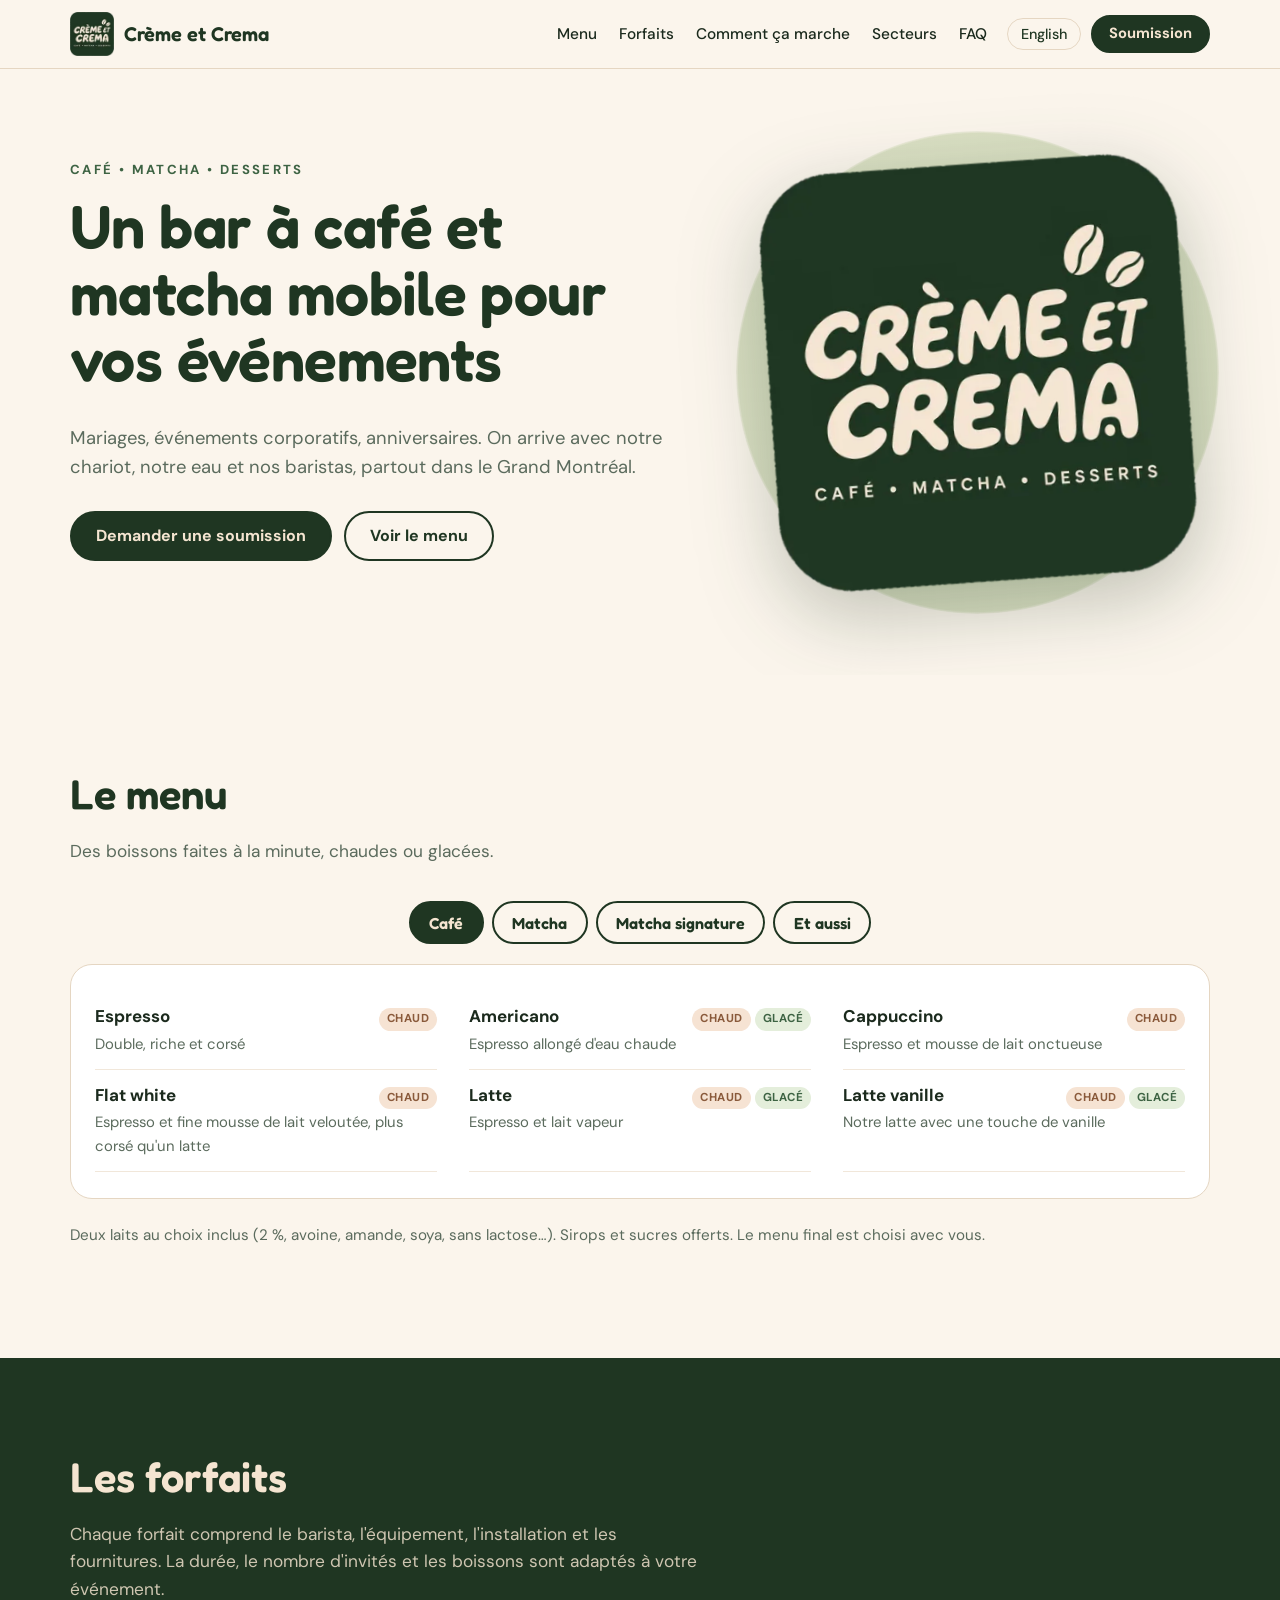
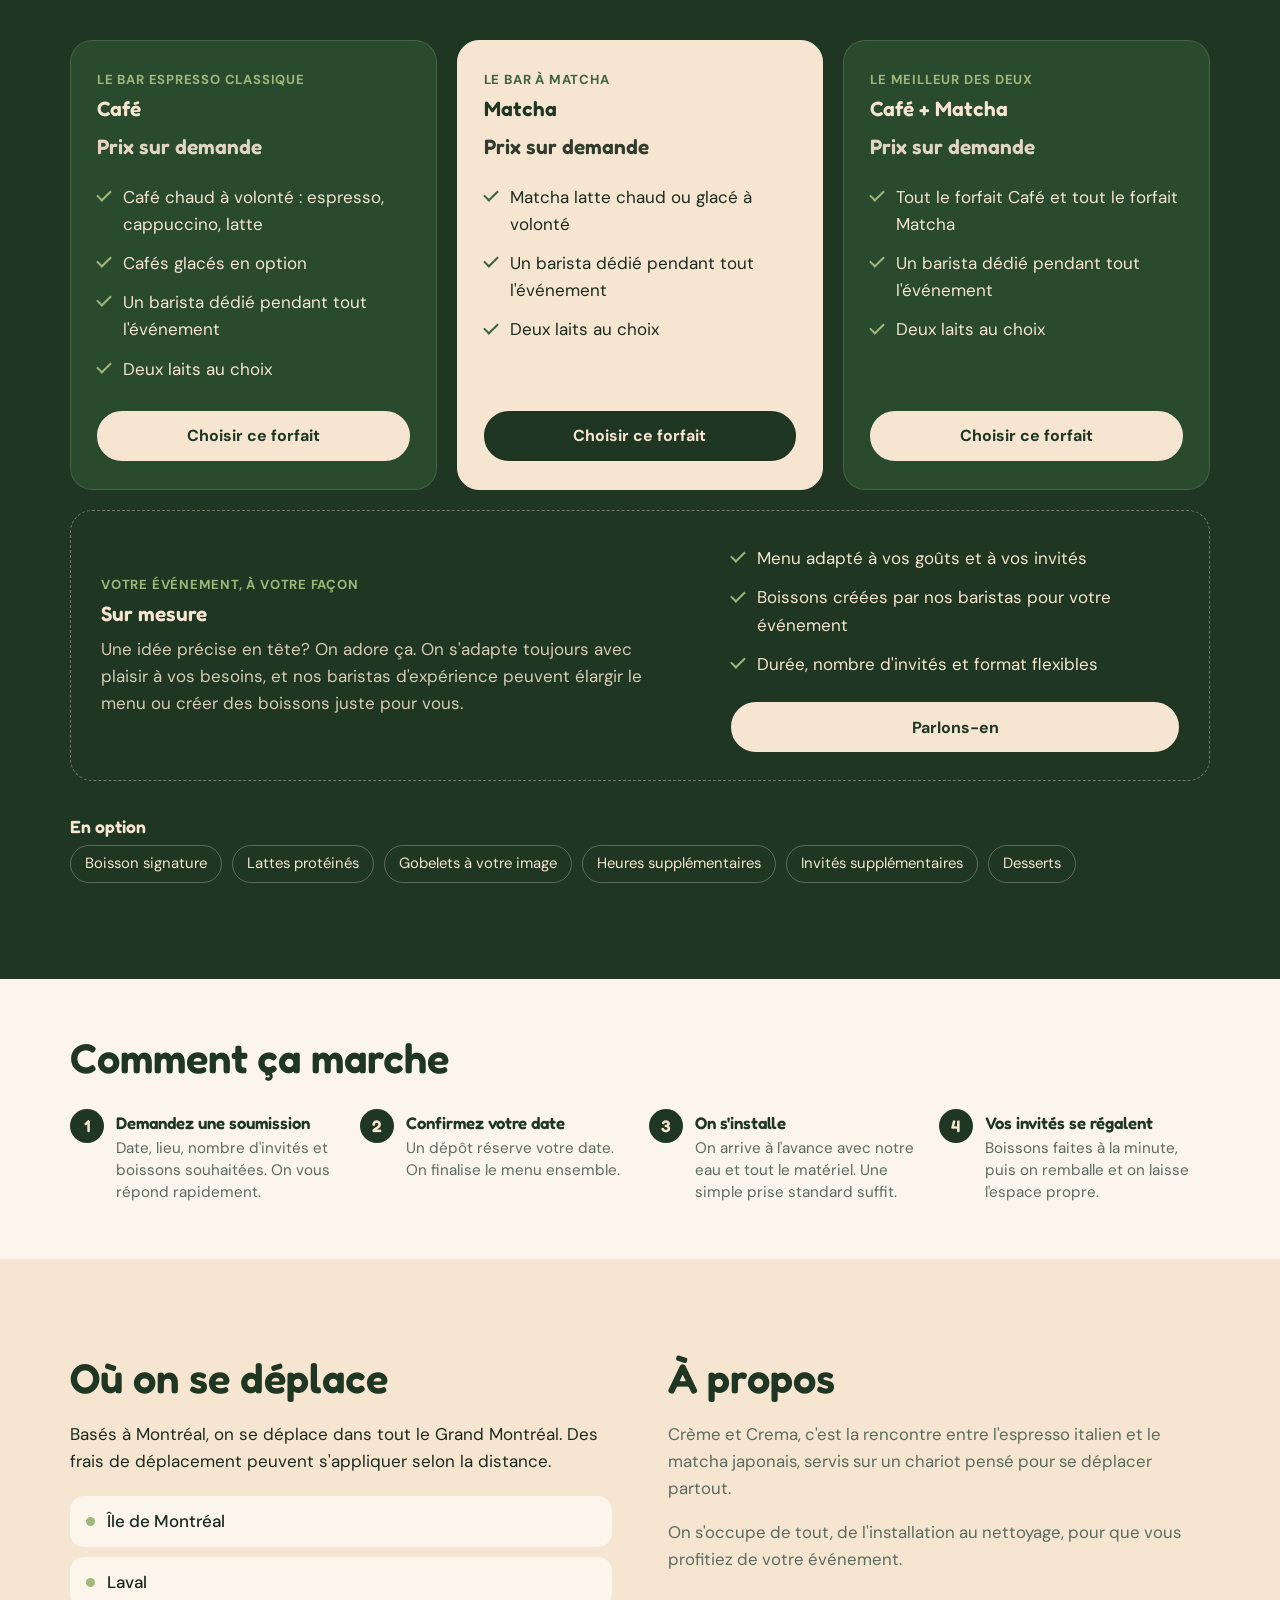
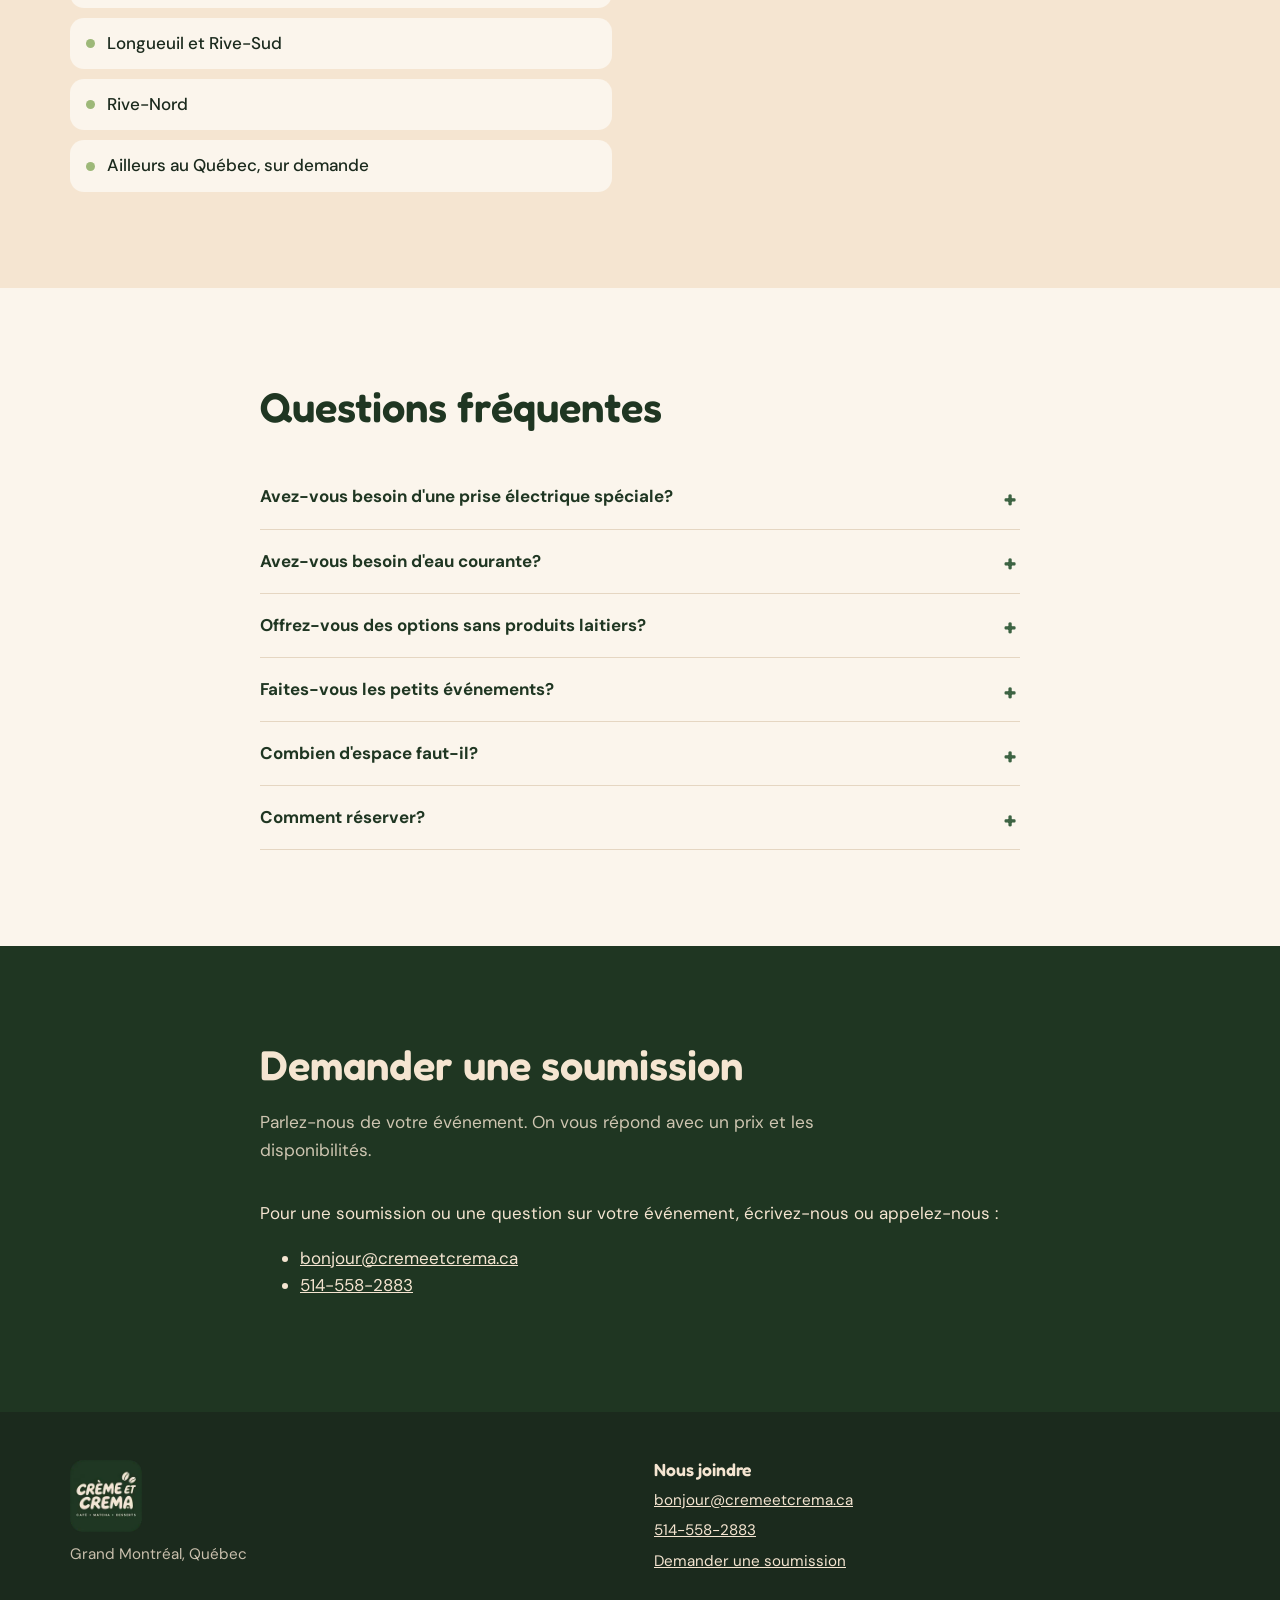
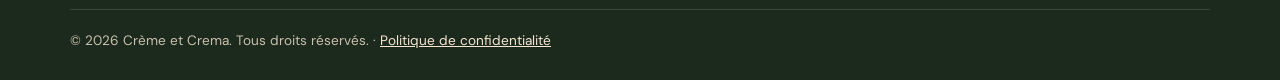
<file: index.html>
<!doctype html>
<html lang="fr" translate="no"><head>
  <meta charset="utf-8">
  <meta name="google" content="notranslate">
  <meta name="viewport" content="width=device-width, initial-scale=1">
  <title>Café et matcha pour événements à Montréal | Crème et Crema</title>
  <meta name="description" content="Bar à café et matcha mobile pour mariages, événements corporatifs et fêtes dans le Grand Montréal.">
  <meta name="theme-color" content="#1F3622">
  <link rel="icon" type="image/png" href="assets/img/favicon.png">
  <link rel="apple-touch-icon" href="assets/img/apple-touch-icon.png">
  <link rel="manifest" href="site.webmanifest">
  <!-- seo:start (filled in by tools/build.mjs) -->
  <link rel="canonical" href="https://cremeetcrema.ca/">
  <link rel="alternate" hreflang="fr-CA" href="https://cremeetcrema.ca/">
  <link rel="alternate" hreflang="en-CA" href="https://cremeetcrema.ca/en/">
  <link rel="alternate" hreflang="x-default" href="https://cremeetcrema.ca/">
  <meta property="og:type" content="website">
  <meta property="og:site_name" content="Crème et Crema">
  <meta property="og:url" content="https://cremeetcrema.ca/">
  <meta property="og:title" content="Café et matcha pour événements à Montréal | Crème et Crema">
  <meta property="og:description" content="Bar à café et matcha mobile pour mariages, événements corporatifs et fêtes dans le Grand Montréal.">
  <meta property="og:image" content="https://cremeetcrema.ca/assets/img/og-image.jpg">
  <meta property="og:locale" content="fr_CA">
  <meta property="og:locale:alternate" content="en_CA">
  <meta name="twitter:card" content="summary_large_image">
  <script type="application/ld+json">{"@context":"https://schema.org","@type":"FoodEstablishment","name":"Crème et Crema","url":"https://cremeetcrema.ca/","logo":"https://cremeetcrema.ca/assets/img/logo-512.png","image":"https://cremeetcrema.ca/assets/img/og-image.jpg","description":"Bar à café et matcha mobile pour mariages, événements corporatifs et fêtes dans le Grand Montréal.","servesCuisine":["Coffee","Matcha"],"areaServed":{"@type":"City","name":"Montréal"},"inLanguage":"fr-CA","telephone":"+1-514-558-2883","email":"bonjour@cremeetcrema.ca"}</script>
  <!-- seo:end -->
  <link rel="preconnect" href="https://fonts.googleapis.com">
  <link rel="preconnect" href="https://fonts.gstatic.com" crossorigin="">
  <link href="https://fonts.googleapis.com/css2?family=Fredoka:wght@500;600;700&amp;family=DM+Sans:opsz,wght@9..40,400;9..40,500;9..40,700&amp;display=swap" rel="stylesheet">
  <link rel="stylesheet" href="assets/css/style.css?v=20261115-1">
</head>
<body>
  <a class="skip" href="#main" data-i18n="skip">Aller au contenu</a>

  <header class="site-header" id="top">
    <div class="wrap header-inner">
      <a href="#top" class="brand" aria-label="Crème et Crema">
        <img src="assets/img/logo-96.webp" alt="" width="44" height="44">
        <span class="brand-name">Crème et Crema</span>
      </a>
      <nav class="nav" id="nav" aria-label="Navigation">
        <a href="#menu" data-i18n="nav.menu">Menu</a>
        <a href="#forfaits" data-i18n="nav.packages">Forfaits</a>
        <a href="#fonctionnement" data-i18n="nav.how">Comment ça marche</a>
        <a href="#secteurs" data-i18n="nav.area">Secteurs</a>
        <a href="#faq" data-i18n="nav.faq">FAQ</a>
      </nav>
      <div class="header-actions">
        <a class="lang-btn" id="langBtn" href="en/" hreflang="en" lang="en" data-i18n="lang.switch">English</a>
        <a href="#soumission" class="btn btn-small" data-i18n="nav.quote">Soumission</a>
        <button class="nav-toggle" type="button" id="navToggle" aria-expanded="false" aria-controls="nav">
          <span class="sr" data-i18n="nav.open">Ouvrir le menu</span>
          <span class="bar"></span><span class="bar"></span><span class="bar"></span>
        </button>
      </div>
    </div>
  </header>

  <main id="main">
    <section class="hero">
      <div class="wrap hero-inner">
        <div class="hero-copy">
          <p class="eyebrow" data-i18n="hero.eyebrow">Café • Matcha • Desserts</p>
          <h1 data-i18n="hero.title">Un bar à café et matcha mobile pour vos événements</h1>
          <p class="lead" data-i18n="hero.lead">Mariages, événements corporatifs, anniversaires. On arrive avec notre chariot, notre eau et nos baristas, partout dans le Grand Montréal.</p>
          <div class="hero-ctas">
            <a href="#soumission" class="btn" data-i18n="hero.cta">Demander une soumission</a>
            <a href="#menu" class="btn btn-ghost" data-i18n="hero.cta2">Voir le menu</a>
          </div>
        </div>
        <div class="hero-art" aria-hidden="true">
          <div class="halo"></div>
          <img src="assets/img/logo-840.webp" srcset="assets/img/logo-480.webp 480w, assets/img/logo-840.webp 840w" sizes="(max-width: 820px) 60vw, 420px" alt="" width="420" height="420" fetchpriority="high">
        </div>
      </div>
    </section>

    <section class="section" id="menu">
      <div class="wrap">
        <header class="section-head">
          <h2 data-i18n="menu.title">Le menu</h2>
          <p data-i18n="menu.lead">Des boissons faites à la minute, chaudes ou glacées.</p>
        </header>
        <div class="tabs" id="menuTabs" role="tablist" aria-label="Catégories du menu"><button type="button" class="tab active" role="tab" id="tab-coffee" aria-selected="true" aria-controls="panel-coffee" tabindex="0">Café</button><button type="button" class="tab" role="tab" id="tab-matcha" aria-selected="false" aria-controls="panel-matcha" tabindex="-1">Matcha</button><button type="button" class="tab" role="tab" id="tab-signature" aria-selected="false" aria-controls="panel-signature" tabindex="-1">Matcha signature</button><button type="button" class="tab" role="tab" id="tab-more" aria-selected="false" aria-controls="panel-more" tabindex="-1">Et aussi</button></div>
        <div class="menu-grid" id="menuGrid"><div class="menu-card panel" id="panel-coffee" role="tabpanel" aria-labelledby="tab-coffee"><ul><li><div class="item-top"><span class="item-name">Espresso</span><span class="tags"><span class="tag tag-hot">Chaud</span></span></div><p class="item-desc">Double, riche et corsé</p></li><li><div class="item-top"><span class="item-name">Americano</span><span class="tags"><span class="tag tag-hot">Chaud</span><span class="tag tag-iced">Glacé</span></span></div><p class="item-desc">Espresso allongé d'eau chaude</p></li><li><div class="item-top"><span class="item-name">Cappuccino</span><span class="tags"><span class="tag tag-hot">Chaud</span></span></div><p class="item-desc">Espresso et mousse de lait onctueuse</p></li><li><div class="item-top"><span class="item-name">Flat white</span><span class="tags"><span class="tag tag-hot">Chaud</span></span></div><p class="item-desc">Espresso et fine mousse de lait veloutée, plus corsé qu'un latte</p></li><li><div class="item-top"><span class="item-name">Latte</span><span class="tags"><span class="tag tag-hot">Chaud</span><span class="tag tag-iced">Glacé</span></span></div><p class="item-desc">Espresso et lait vapeur</p></li><li><div class="item-top"><span class="item-name">Latte vanille</span><span class="tags"><span class="tag tag-hot">Chaud</span><span class="tag tag-iced">Glacé</span></span></div><p class="item-desc">Notre latte avec une touche de vanille</p></li></ul></div><div class="menu-card panel" id="panel-matcha" role="tabpanel" aria-labelledby="tab-matcha" hidden=""><ul><li><div class="item-top"><span class="item-name">Matcha traditionnel</span><span class="tags"><span class="tag tag-hot">Chaud</span></span></div><p class="item-desc">Fouetté au chasen, sans lait</p></li><li><div class="item-top"><span class="item-name">Matcha latte</span><span class="tags"><span class="tag tag-hot">Chaud</span><span class="tag tag-iced">Glacé</span></span></div><p class="item-desc">Matcha fouetté et lait au choix</p></li></ul></div><div class="menu-card signature panel" id="panel-signature" role="tabpanel" aria-labelledby="tab-signature" hidden=""><ul><li><div class="item-top"><span class="item-name">Fraise matcha</span><span class="tags"><span class="tag tag-iced">Glacé</span></span></div><p class="item-desc">Purée de fraises maison, lait et matcha en couches</p></li><li><div class="item-top"><span class="item-name">Érable et fleur de sel</span><span class="tags"><span class="tag tag-hot">Chaud</span><span class="tag tag-iced">Glacé</span></span></div><p class="item-desc">Sirop d'érable du Québec et une pincée de fleur de sel</p></li><li><div class="item-top"><span class="item-name">Vanille matcha</span><span class="tags"><span class="tag tag-iced">Glacé</span></span></div><p class="item-desc">Doux et crémeux</p></li><li><div class="item-top"><span class="item-name">Coco matcha</span><span class="tags"><span class="tag tag-iced">Glacé</span></span></div><p class="item-desc">Une touche tropicale</p></li></ul></div><div class="menu-card panel" id="panel-more" role="tabpanel" aria-labelledby="tab-more" hidden=""><ul><li><div class="item-top"><span class="item-name">Thés</span><span class="tags"><span class="tag tag-hot">Chaud</span></span></div><p class="item-desc">Une sélection de thés et tisanes</p></li><li><div class="item-top"><span class="item-name">Chocolat chaud</span><span class="tags"><span class="tag tag-hot">Chaud</span></span></div><p class="item-desc">Pour les petits et les grands</p></li><li><div class="item-top"><span class="item-name">Desserts</span><span class="tags"></span></div><p class="item-desc">Petites douceurs selon la saison, sur demande</p></li></ul></div></div>
        <p class="note" id="menuNote">Deux laits au choix inclus (2 %, avoine, amande, soya, sans lactose…). Sirops et sucres offerts. Le menu final est choisi avec vous.</p>
        <noscript><p class="note" data-i18n="noscript">Activez JavaScript pour voir le menu et le formulaire.</p></noscript>
      </div>
    </section>

    <section class="section section-green" id="forfaits">
      <div class="wrap">
        <header class="section-head">
          <h2 data-i18n="packages.title">Les forfaits</h2>
          <p id="packagesLead">Chaque forfait comprend le barista, l'équipement, l'installation et les fournitures. La durée, le nombre d'invités et les boissons sont adaptés à votre événement.</p>
        </header>
        <div class="packages" id="packages"><article class="package"><p class="tagline">Le bar espresso classique</p><h3>Café</h3><p class="price price-quote">Prix sur demande</p><ul><li>Café chaud à volonté : espresso, cappuccino, latte</li><li>Cafés glacés en option</li><li>Un barista dédié pendant tout l'événement</li><li>Deux laits au choix</li></ul><a class="btn" href="#soumission" data-package="coffee">Choisir ce forfait</a></article><article class="package featured"><p class="tagline">Le bar à matcha</p><h3>Matcha</h3><p class="price price-quote">Prix sur demande</p><ul><li>Matcha latte chaud ou glacé à volonté</li><li>Un barista dédié pendant tout l'événement</li><li>Deux laits au choix</li></ul><a class="btn" href="#soumission" data-package="matcha">Choisir ce forfait</a></article><article class="package"><p class="tagline">Le meilleur des deux</p><h3>Café + Matcha</h3><p class="price price-quote">Prix sur demande</p><ul><li>Tout le forfait Café et tout le forfait Matcha</li><li>Un barista dédié pendant tout l'événement</li><li>Deux laits au choix</li></ul><a class="btn" href="#soumission" data-package="both">Choisir ce forfait</a></article></div>
        <div class="pkg-dots" id="pkgDots"><button type="button" class="dot-btn active" aria-label="Forfait 1"></button><button type="button" class="dot-btn" aria-label="Forfait 2"></button><button type="button" class="dot-btn" aria-label="Forfait 3"></button></div>
        <div id="pkgCustom"><article class="package-custom"><div class="pc-text"><p class="tagline">Votre événement, à votre façon</p><h3>Sur mesure</h3><p class="pkg-desc">Une idée précise en tête? On adore ça. On s'adapte toujours avec plaisir à vos besoins, et nos baristas d'expérience peuvent élargir le menu ou créer des boissons juste pour vous.</p></div><div class="pc-side"><ul><li>Menu adapté à vos goûts et à vos invités</li><li>Boissons créées par nos baristas pour votre événement</li><li>Durée, nombre d'invités et format flexibles</li></ul><a class="btn" href="#soumission" data-package="custom">Parlons-en</a></div></article></div>
        <div class="extras">
          <h3 data-i18n="packages.extras">En option</h3>
          <ul id="extras"><li>Boisson signature</li><li>Lattes protéinés</li><li>Gobelets à votre image</li><li>Heures supplémentaires</li><li>Invités supplémentaires</li><li>Desserts</li></ul>
        </div>
      </div>
    </section>

    <section class="section" id="fonctionnement">
      <div class="wrap">
        <header class="section-head"><h2 data-i18n="how.title">Comment ça marche</h2></header>
        <ol class="steps" id="steps"><li><h3>Demandez une soumission</h3><p>Date, lieu, nombre d'invités et boissons souhaitées. On vous répond rapidement.</p></li><li><h3>Confirmez votre date</h3><p>Un dépôt réserve votre date. On finalise le menu ensemble.</p></li><li><h3>On s'installe</h3><p>On arrive à l'avance avec notre eau et tout le matériel. Une simple prise standard suffit.</p></li><li><h3>Vos invités se régalent</h3><p>Boissons faites à la minute, puis on remballe et on laisse l'espace propre.</p></li></ol>
      </div>
    </section>

    <section class="section section-soft" id="galerie" hidden="">
      <div class="wrap">
        <header class="section-head" id="galleryHead"></header>
        <div class="gallery" id="gallery"></div>
      </div>
    </section>

    <section class="section section-soft" id="secteurs">
      <div class="wrap two-col">
        <div>
          <h2 data-i18n="area.title">Où on se déplace</h2>
          <p data-i18n="area.lead">Basés à Montréal, on se déplace dans tout le Grand Montréal. Des frais de déplacement peuvent s'appliquer selon la distance.</p>
          <ul class="areas" id="areas"><li><span class="dot" aria-hidden="true"></span><span>Île de Montréal</span></li><li><span class="dot" aria-hidden="true"></span><span>Laval</span></li><li><span class="dot" aria-hidden="true"></span><span>Longueuil et Rive-Sud</span></li><li><span class="dot" aria-hidden="true"></span><span>Rive-Nord</span></li><li><span class="dot" aria-hidden="true"></span><span>Ailleurs au Québec, sur demande</span></li></ul>
        </div>
        <div class="about">
          <h2 data-i18n="about.title">À propos</h2>
          <p data-i18n="about.p1">Crème et Crema, c'est la rencontre entre l'espresso italien et le matcha japonais, servis sur un chariot pensé pour se déplacer partout.</p>
          <p data-i18n="about.p2">On s'occupe de tout, de l'installation au nettoyage, pour que vous profitiez de votre événement.</p>
        </div>
      </div>
    </section>

    <section class="section" id="faq">
      <div class="wrap narrow">
        <header class="section-head"><h2 data-i18n="faq.title">Questions fréquentes</h2></header>
        <div class="faq" id="faqList"><details><summary>Avez-vous besoin d'une prise électrique spéciale?</summary><p>Non. Notre chariot fonctionne sur une prise standard de 120 V. On apporte notre propre rallonge.</p></details><details><summary>Avez-vous besoin d'eau courante?</summary><p>Non. On apporte notre eau et on repart avec les eaux usées.</p></details><details><summary>Offrez-vous des options sans produits laitiers?</summary><p>Oui. Vous choisissez vos laits, et on peut offrir tous les types de lait selon vos préférences (avoine, amande, soya, sans lactose…).</p></details><details><summary>Faites-vous les petits événements?</summary><p>Oui, avec plaisir! Petit rassemblement ou grande célébration, parlez-nous de votre événement. Chaque soumission est préparée selon vos besoins, et des frais minimums peuvent s'appliquer.</p></details><details><summary>Combien d'espace faut-il?</summary><p>Un petit coin à l'intérieur ou à l'abri, près d'une prise. On confirme les détails avec vous avant l'événement.</p></details><details><summary>Comment réserver?</summary><p>Remplissez le formulaire de soumission. Un dépôt confirme votre date.</p></details></div>
      </div>
    </section>

    <section class="section section-green" id="soumission">
      <div class="wrap narrow">
        <header class="section-head">
          <h2 data-i18n="quote.title">Demander une soumission</h2>
          <p data-i18n="quote.lead">Parlez-nous de votre événement. On vous répond avec un prix et les disponibilités.</p>
        </header>

        <div id="quoteContact" class="quote-contact"><p>Pour une soumission ou une question sur votre événement, écrivez-nous ou appelez-nous :</p><ul class="quote-contact-list"><li><a href="mailto:bonjour@cremeetcrema.ca">bonjour@cremeetcrema.ca</a></li><li><a href="tel:5145582883">514-558-2883</a></li></ul></div><form class="quote" id="quoteForm" novalidate="" hidden="">
          <input type="text" name="_gotcha" class="hp" tabindex="-1" autocomplete="off" aria-hidden="true">

          <div class="form-steps" aria-hidden="true">
            <span class="fs-dot active" data-for="1">1</span><span class="fs-line"></span><span class="fs-dot" data-for="2">2</span>
            <span class="fs-label" id="stepLabel">Étape 1 sur 2 · Votre événement</span>
          </div>

          <div class="form-step" data-step="1">
            <div class="when">
              <div class="field">
                <span id="calLabel" data-i18n="f.date">Date</span>
                <div class="cal" id="cal" role="group" aria-labelledby="calLabel"><div class="cal-head"><button type="button" class="cal-nav" aria-label="Mois précédent" disabled="">‹</button><span class="cal-title" aria-live="polite">novembre 2026</span><button type="button" class="cal-nav" aria-label="Mois suivant">›</button></div><div class="cal-grid"><span class="cal-dow" aria-hidden="true">D</span><span class="cal-dow" aria-hidden="true">L</span><span class="cal-dow" aria-hidden="true">M</span><span class="cal-dow" aria-hidden="true">M</span><span class="cal-dow" aria-hidden="true">J</span><span class="cal-dow" aria-hidden="true">V</span><span class="cal-dow" aria-hidden="true">S</span><button type="button" class="cal-day" data-date="2026-11-01" aria-label="dimanche 1 novembre 2026" disabled="">1</button><button type="button" class="cal-day" data-date="2026-11-02" aria-label="lundi 2 novembre 2026" disabled="">2</button><button type="button" class="cal-day" data-date="2026-11-03" aria-label="mardi 3 novembre 2026" disabled="">3</button><button type="button" class="cal-day" data-date="2026-11-04" aria-label="mercredi 4 novembre 2026" disabled="">4</button><button type="button" class="cal-day" data-date="2026-11-05" aria-label="jeudi 5 novembre 2026" disabled="">5</button><button type="button" class="cal-day" data-date="2026-11-06" aria-label="vendredi 6 novembre 2026" disabled="">6</button><button type="button" class="cal-day" data-date="2026-11-07" aria-label="samedi 7 novembre 2026" disabled="">7</button><button type="button" class="cal-day" data-date="2026-11-08" aria-label="dimanche 8 novembre 2026" disabled="">8</button><button type="button" class="cal-day" data-date="2026-11-09" aria-label="lundi 9 novembre 2026" disabled="">9</button><button type="button" class="cal-day" data-date="2026-11-10" aria-label="mardi 10 novembre 2026" disabled="">10</button><button type="button" class="cal-day today" data-date="2026-11-11" aria-label="mercredi 11 novembre 2026" disabled="">11</button><button type="button" class="cal-day" data-date="2026-11-12" aria-label="jeudi 12 novembre 2026" disabled="">12</button><button type="button" class="cal-day" data-date="2026-11-13" aria-label="vendredi 13 novembre 2026">13</button><button type="button" class="cal-day" data-date="2026-11-14" aria-label="samedi 14 novembre 2026">14</button><button type="button" class="cal-day" data-date="2026-11-15" aria-label="dimanche 15 novembre 2026">15</button><button type="button" class="cal-day" data-date="2026-11-16" aria-label="lundi 16 novembre 2026">16</button><button type="button" class="cal-day" data-date="2026-11-17" aria-label="mardi 17 novembre 2026">17</button><button type="button" class="cal-day" data-date="2026-11-18" aria-label="mercredi 18 novembre 2026">18</button><button type="button" class="cal-day" data-date="2026-11-19" aria-label="jeudi 19 novembre 2026">19</button><button type="button" class="cal-day" data-date="2026-11-20" aria-label="vendredi 20 novembre 2026">20</button><button type="button" class="cal-day" data-date="2026-11-21" aria-label="samedi 21 novembre 2026">21</button><button type="button" class="cal-day" data-date="2026-11-22" aria-label="dimanche 22 novembre 2026">22</button><button type="button" class="cal-day" data-date="2026-11-23" aria-label="lundi 23 novembre 2026">23</button><button type="button" class="cal-day" data-date="2026-11-24" aria-label="mardi 24 novembre 2026">24</button><button type="button" class="cal-day" data-date="2026-11-25" aria-label="mercredi 25 novembre 2026">25</button><button type="button" class="cal-day" data-date="2026-11-26" aria-label="jeudi 26 novembre 2026">26</button><button type="button" class="cal-day" data-date="2026-11-27" aria-label="vendredi 27 novembre 2026">27</button><button type="button" class="cal-day" data-date="2026-11-28" aria-label="samedi 28 novembre 2026">28</button><button type="button" class="cal-day" data-date="2026-11-29" aria-label="dimanche 29 novembre 2026">29</button><button type="button" class="cal-day" data-date="2026-11-30" aria-label="lundi 30 novembre 2026">30</button></div></div>
                <input type="hidden" name="date" value="">
                <p class="cal-picked" id="datePicked" aria-live="polite"></p>
                <label class="check-inline"><input type="checkbox" name="noDate" id="noDate"> <span data-i18n="f.nodate">Je n'ai pas encore de date</span></label>
              </div>
              <div class="when-side">
                <label class="field"><span data-i18n="f.time">Heure de début</span>
                  <select name="time" id="timeSelect" required=""><option value="">Choisir…</option><option value="07:00">7 h 00</option><option value="07:30">7 h 30</option><option value="08:00">8 h 00</option><option value="08:30">8 h 30</option><option value="09:00">9 h 00</option><option value="09:30">9 h 30</option><option value="10:00">10 h 00</option><option value="10:30">10 h 30</option><option value="11:00">11 h 00</option><option value="11:30">11 h 30</option><option value="12:00">12 h 00</option><option value="12:30">12 h 30</option><option value="13:00">13 h 00</option><option value="13:30">13 h 30</option><option value="14:00">14 h 00</option><option value="14:30">14 h 30</option><option value="15:00">15 h 00</option><option value="15:30">15 h 30</option><option value="16:00">16 h 00</option><option value="16:30">16 h 30</option><option value="17:00">17 h 00</option><option value="17:30">17 h 30</option><option value="18:00">18 h 00</option><option value="18:30">18 h 30</option><option value="19:00">19 h 00</option><option value="19:30">19 h 30</option><option value="20:00">20 h 00</option><option value="20:30">20 h 30</option><option value="21:00">21 h 00</option></select></label>
                <div class="field"><span id="hoursLabel" data-i18n="f.hours">Durée</span>
                  <div class="seg" id="hoursChips" role="radiogroup" aria-labelledby="hoursLabel"><button type="button" role="radio" aria-checked="false">2 h</button><button type="button" role="radio" aria-checked="true">3 h</button><button type="button" role="radio" aria-checked="false">4 h</button><button type="button" role="radio" aria-checked="false">5 h</button><button type="button" role="radio" aria-checked="false">6 h</button><button type="button" role="radio" aria-checked="false">8 h</button></div>
                  <input type="hidden" name="hours" value="3">
                  <small class="hint" id="hoursHint"></small></div>
                <div class="field"><span id="guestsLabel" data-i18n="f.guests">Nombre d'invités</span>
                  <div class="stepper">
                    <button type="button" class="step" data-step="-5" data-i18n-aria="f.guests.less" aria-label="Retirer 5 invités">−</button>
                    <input name="guests" type="number" min="1" max="2000" inputmode="numeric" aria-labelledby="guestsLabel" required="">
                    <button type="button" class="step" data-step="5" data-i18n-aria="f.guests.more" aria-label="Ajouter 5 invités">+</button>
                  </div>
                  <small class="hint" id="guestsHint"></small></div>
              </div>
            </div>

            <div class="grid-2">
              <label class="field"><span data-i18n="f.type">Type d'événement</span>
                <select name="eventType" required="">
                  <option value="wedding" data-i18n="f.type.wedding">Mariage</option>
                  <option value="corporate" data-i18n="f.type.corporate">Corporatif</option>
                  <option value="birthday" data-i18n="f.type.birthday">Anniversaire</option>
                  <option value="shower" data-i18n="f.type.shower">Shower / baptême</option>
                  <option value="other" data-i18n="f.type.other">Autre</option>
                </select></label>
              <label class="field"><span data-i18n="f.city">Secteur</span>
                <select name="area" required="">
                  <option value="" data-i18n="f.city.choose">Choisir…</option>
                    <option value="unsure" data-i18n="f.city.unsure">Pas encore décidé</option>
                  <option value="montreal" data-zone="1" data-i18n="f.area.mtl">Île de Montréal</option>
                  <option value="laval" data-zone="2">Laval</option>
                  <option value="rive-sud" data-zone="2" data-i18n="f.area.south">Longueuil et Rive-Sud</option>
                  <option value="rive-nord" data-zone="2" data-i18n="f.area.north">Rive-Nord</option>
                  <option value="other" data-zone="3" data-i18n="f.city.other">Autre (précisez dans l'adresse)</option>
                </select></label>
              <label class="field"><span data-i18n="f.venue">Adresse ou nom du lieu</span> <span class="opt" data-i18n="f.optional">(facultatif)</span>
                <input name="venue" autocomplete="street-address"></label>
              <label class="field"><span data-i18n="f.package">Forfait</span>
                <select name="package" id="packageSelect"><option value="coffee">Café</option><option value="matcha">Matcha</option><option value="both">Café + Matcha</option><option value="custom">Sur mesure</option><option value="unsure">Je ne sais pas encore</option></select></label>
            </div>
            <button class="btn btn-cream" type="button" id="nextBtn" data-i18n="f.next">Continuer →</button>
          </div>

          <div class="form-step" data-step="2" hidden="">
            <fieldset class="field">
              <legend data-i18n="f.drinks">Boissons souhaitées</legend>
              <div class="checks">
                <label><input type="checkbox" name="drinks" value="coffee" checked=""> <span data-i18n="f.d.coffee">Café</span></label>
                <label><input type="checkbox" name="drinks" value="matcha"> <span data-i18n="f.d.matcha">Matcha</span></label>
                <label><input type="checkbox" name="drinks" value="signature"> <span data-i18n="f.d.signature">Matcha signature</span></label>
                <label><input type="checkbox" name="drinks" value="tea"> <span data-i18n="f.d.tea">Thé et chocolat chaud</span></label>
                <label><input type="checkbox" name="drinks" value="desserts"> <span data-i18n="f.d.desserts">Desserts</span></label>
              </div>
            </fieldset>

            <fieldset class="field">
              <legend data-i18n="f.indoor">L'événement est</legend>
              <div class="checks">
                <label><input type="radio" name="setting" value="indoor" checked=""> <span data-i18n="f.indoor.in">À l'intérieur</span></label>
                <label><input type="radio" name="setting" value="outdoor"> <span data-i18n="f.indoor.out">À l'extérieur</span></label>
                <label><input type="radio" name="setting" value="unsure"> <span data-i18n="f.indoor.unsure">À confirmer</span></label>
              </div>
            </fieldset>

            <div class="grid-2">
              <label class="field"><span data-i18n="f.name">Nom complet</span>
                <input name="name" required="" autocomplete="name"></label>
              <label class="field"><span data-i18n="f.email">Courriel</span>
                <input name="email" type="email" required="" autocomplete="email"></label>
              <label class="field"><span data-i18n="f.phone">Téléphone</span> <span class="opt" data-i18n="f.optional">(facultatif)</span>
                <input name="phone" type="tel" autocomplete="tel" inputmode="tel" maxlength="20" placeholder="(514) 555-1234">
                <small class="hint" id="phoneHint" aria-live="polite"></small></label>
            </div>

            <label class="field"><span data-i18n="f.message">Autres détails</span> <span class="opt" data-i18n="f.optional">(facultatif)</span>
              <textarea name="message" rows="3" data-i18n-ph="f.message.ph" placeholder="Thème, allergies, horaire, questions…"></textarea></label>

            <div class="estimate" id="estimate" hidden="">
              <span data-i18n="f.estimate">Estimation</span>
              <strong id="estimateValue"></strong>
              <small data-i18n="f.estimate.note">Avant taxes. Le prix final est confirmé dans votre soumission.</small>
            </div>

            <label class="consent"><input type="checkbox" name="consent" required="">
              <span><span data-i18n="f.consent">J'accepte que mes informations soient utilisées pour répondre à ma demande.</span> <a href="privacy.html" data-i18n="f.privacy">Politique de confidentialité</a></span></label>

            <div class="form-actions">
              <button class="btn btn-ghost-cream" type="button" id="backBtn" data-i18n="f.back">← Retour</button>
              <button class="btn btn-cream" type="submit" id="submitBtn" data-i18n="f.submit">Envoyer ma demande</button>
            </div>
          </div>
          <div class="form-status" id="formStatus" role="status" aria-live="polite"></div>
        </form>
      </div>
    </section>
  </main>

  <footer class="site-footer">
    <div class="wrap footer-inner">
      <div class="footer-brand">
        <img src="assets/img/logo-160.webp" alt="Crème et Crema" width="72" height="72" loading="lazy">
        <p data-i18n="footer.area">Grand Montréal, Québec</p>
      </div>
      <div class="footer-contact" id="contact">
        <h3 data-i18n="contact.title">Nous joindre</h3>
        <ul id="contactList"><li><a href="mailto:bonjour@cremeetcrema.ca">bonjour@cremeetcrema.ca</a></li><li><a href="tel:5145582883">514-558-2883</a></li><li><a href="#soumission">Demander une soumission</a></li></ul>
      </div>
      <p class="footer-legal">© <span id="year">2026</span> Crème et Crema. <span data-i18n="footer.rights">Tous droits réservés.</span>
        · <a href="privacy.html" data-i18n="f.privacy">Politique de confidentialité</a></p>
    </div>
  </footer>

  <script src="assets/js/config.js?v=20261115-1"></script>
  <script src="assets/js/content.js?v=20261115-1"></script>
  <script src="assets/js/i18n.js?v=20261115-1"></script>
  <script src="assets/js/main.js?v=20261115-1"></script>
















</body></html>
</file>
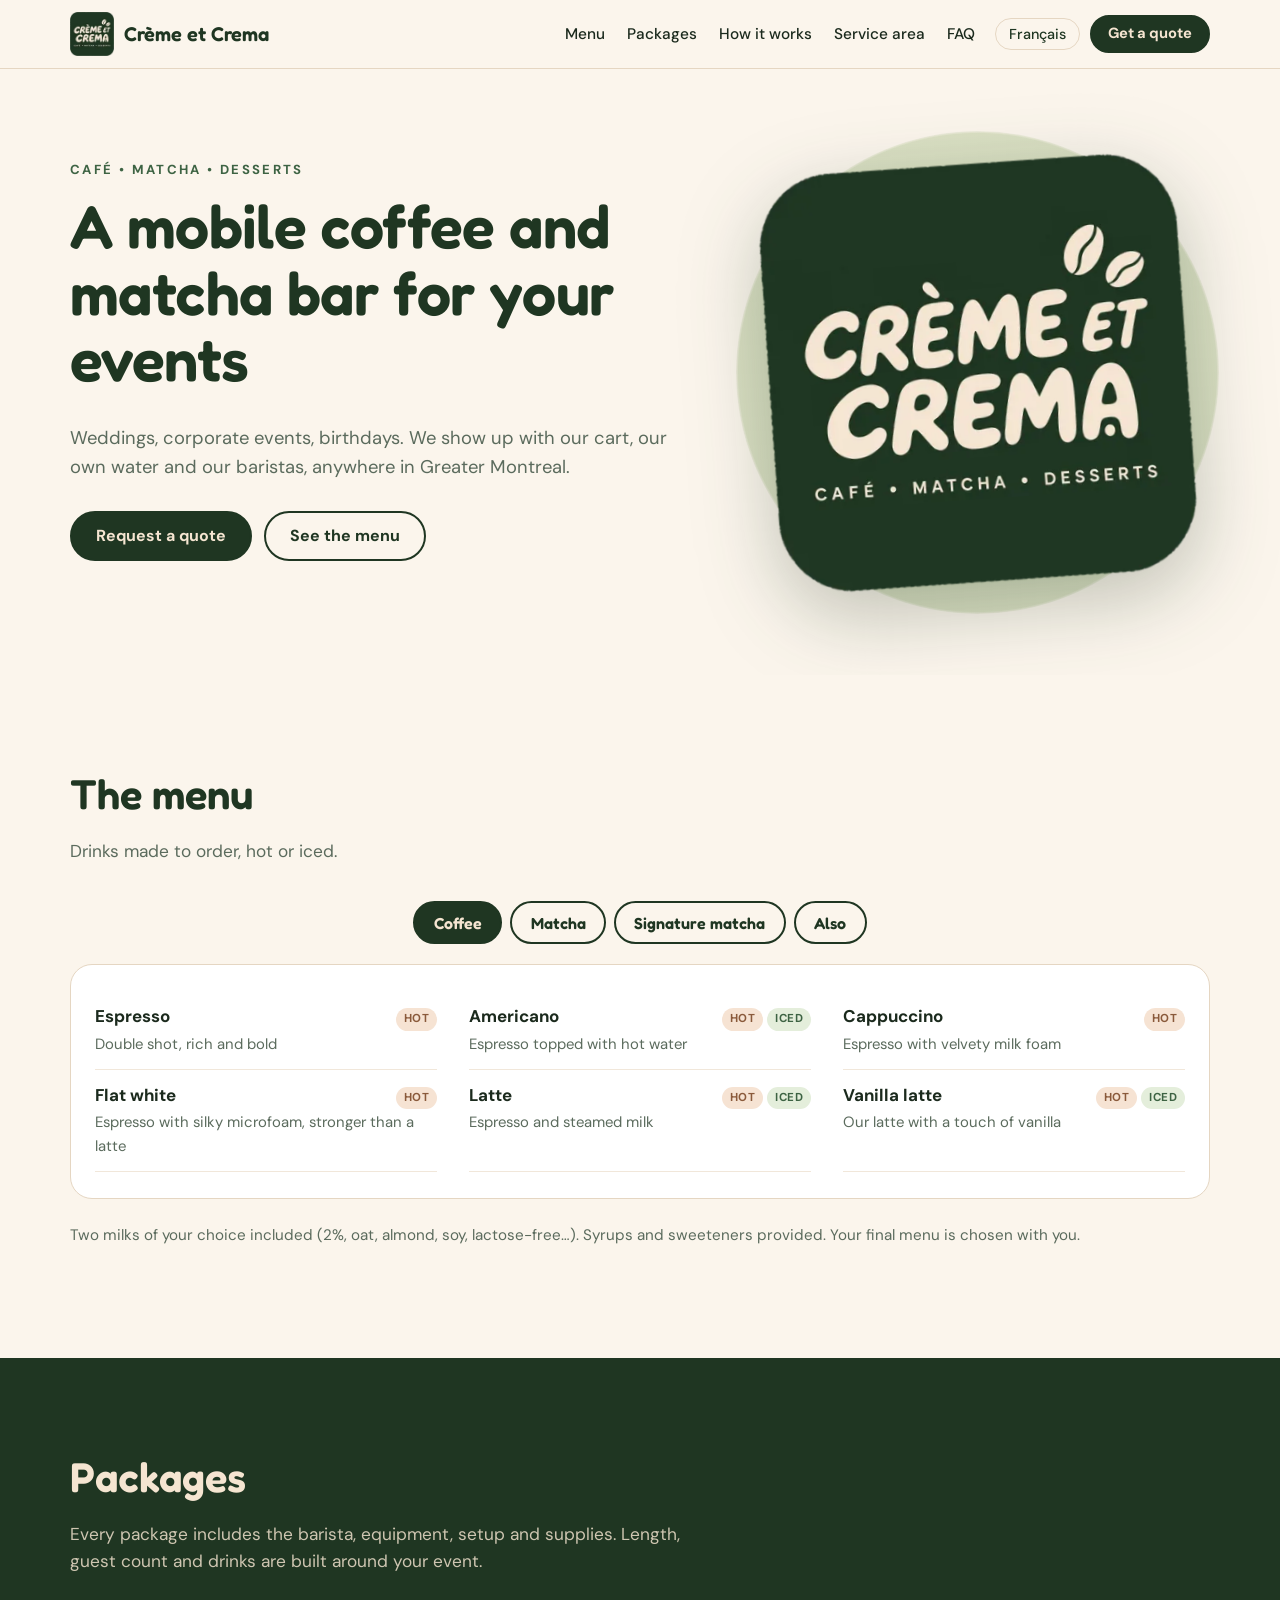
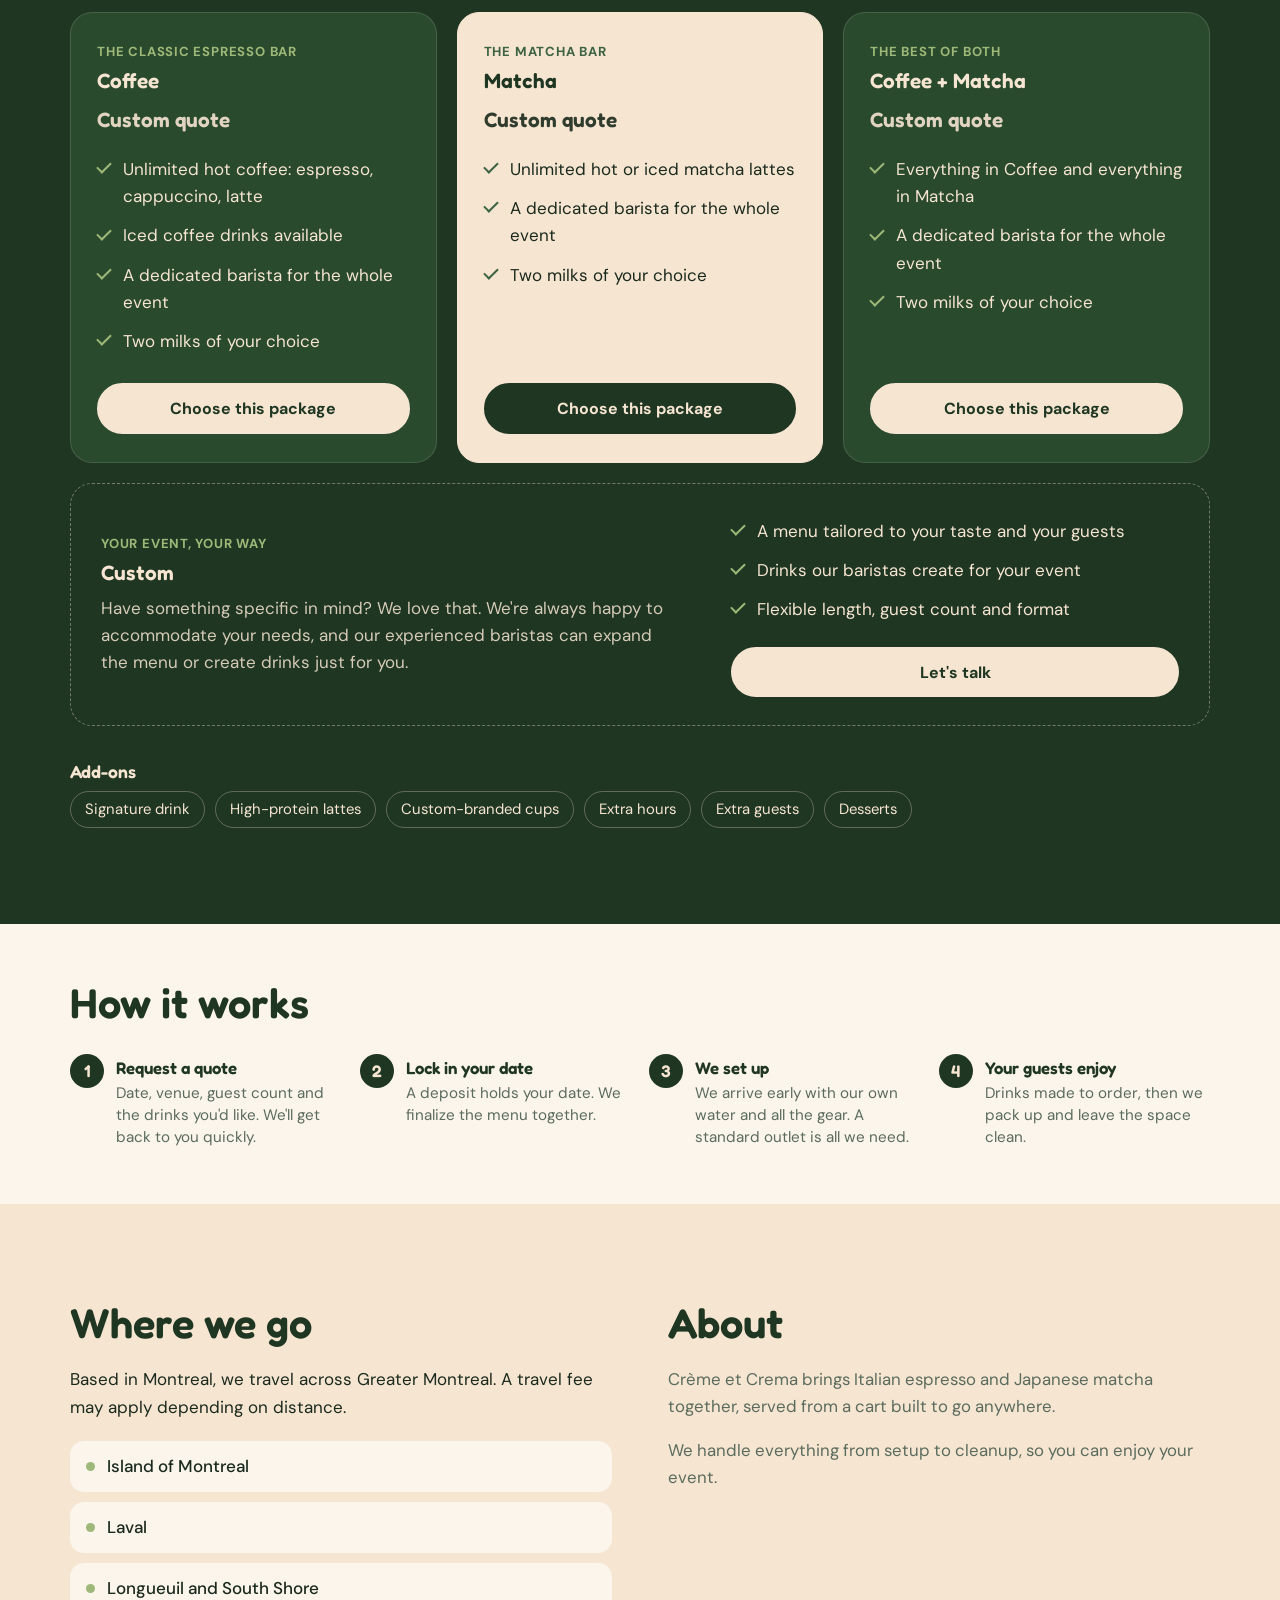
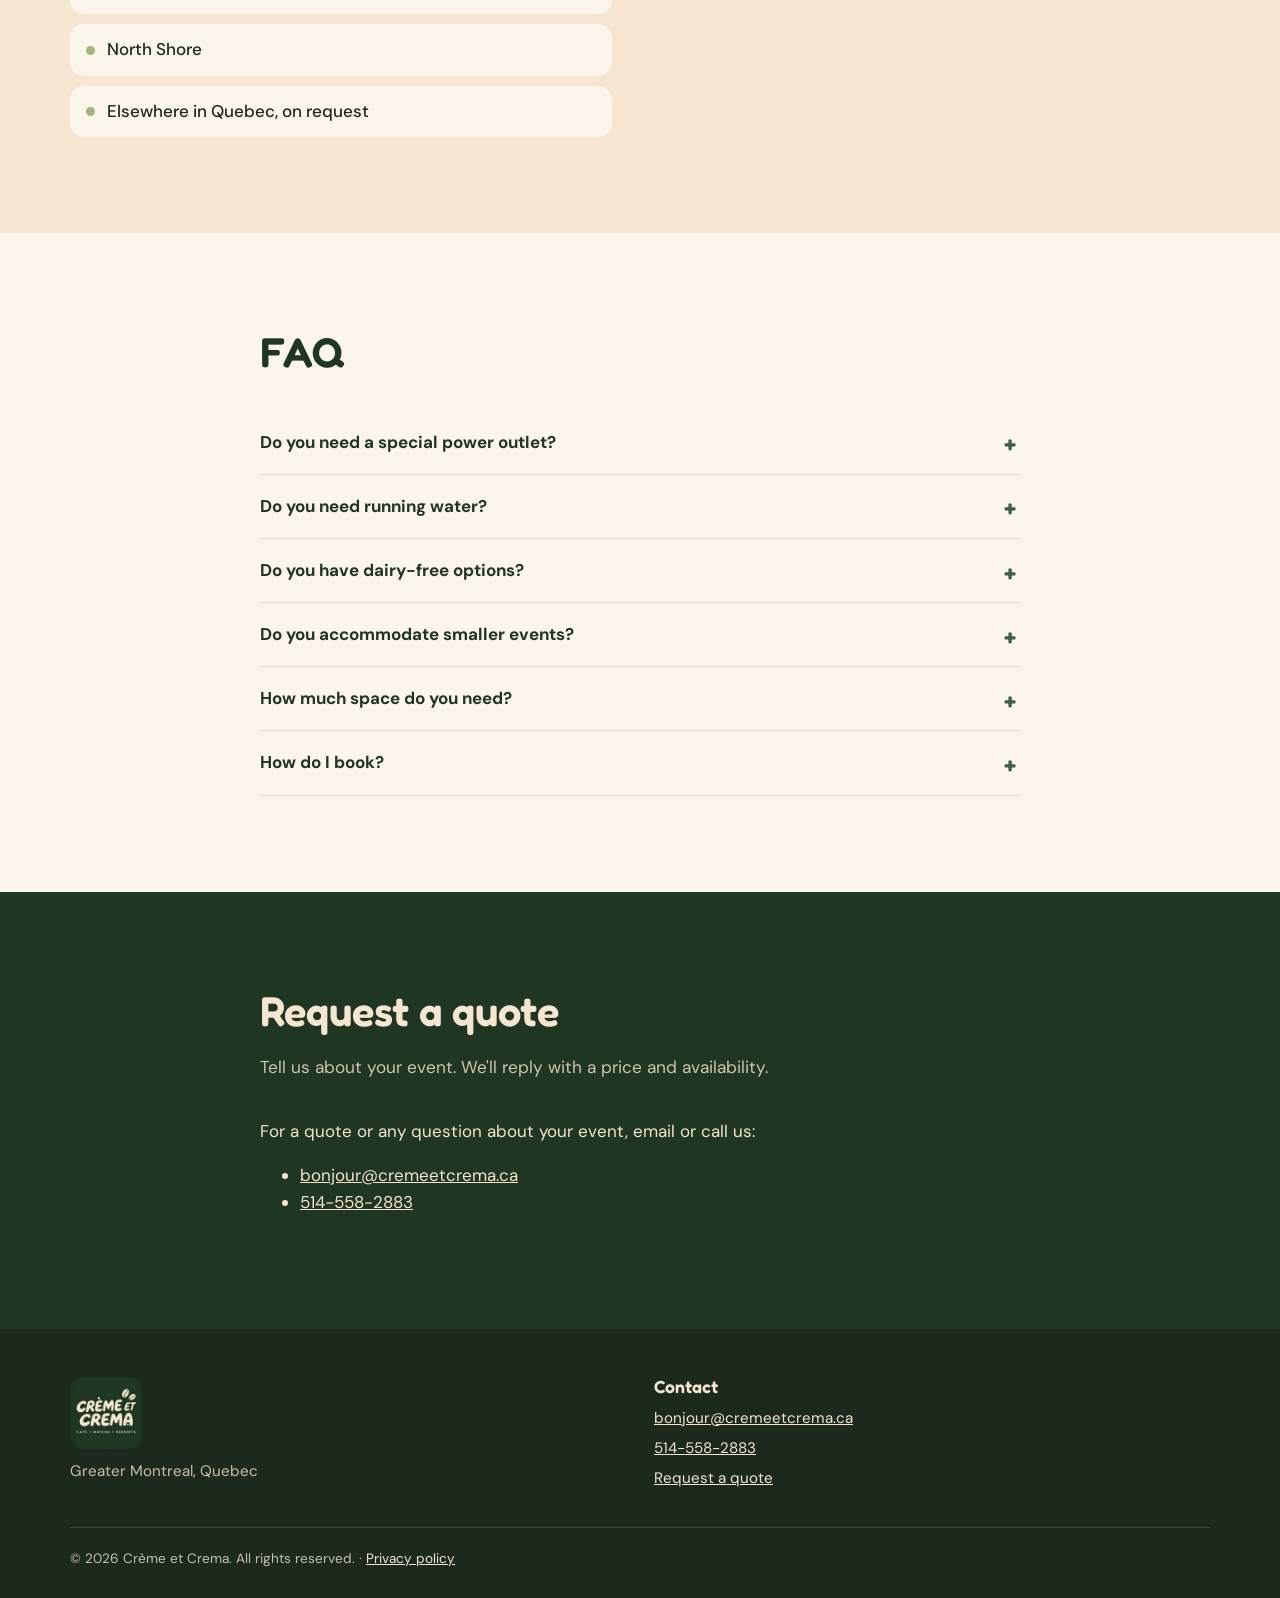
<file: en/index.html>
<!doctype html>
<html lang="en" translate="no"><head>
  <meta charset="utf-8">
  <meta name="google" content="notranslate">
  <meta name="viewport" content="width=device-width, initial-scale=1">
  <title>Mobile Coffee &amp; Matcha Catering Montreal | Crème et Crema</title>
  <meta name="description" content="Mobile coffee and matcha bar for weddings, corporate events and parties across Greater Montreal.">
  <meta name="theme-color" content="#1F3622">
  <link rel="icon" type="image/png" href="../assets/img/favicon.png">
  <link rel="apple-touch-icon" href="../assets/img/apple-touch-icon.png">
  <link rel="manifest" href="../site.webmanifest">
  <!-- seo:start (filled in by tools/build.mjs) -->
  <link rel="canonical" href="https://cremeetcrema.ca/en/">
  <link rel="alternate" hreflang="fr-CA" href="https://cremeetcrema.ca/">
  <link rel="alternate" hreflang="en-CA" href="https://cremeetcrema.ca/en/">
  <link rel="alternate" hreflang="x-default" href="https://cremeetcrema.ca/">
  <meta property="og:type" content="website">
  <meta property="og:site_name" content="Crème et Crema">
  <meta property="og:url" content="https://cremeetcrema.ca/en/">
  <meta property="og:title" content="Mobile Coffee &amp; Matcha Catering Montreal | Crème et Crema">
  <meta property="og:description" content="Mobile coffee and matcha bar for weddings, corporate events and parties across Greater Montreal.">
  <meta property="og:image" content="https://cremeetcrema.ca/assets/img/og-image.jpg">
  <meta property="og:locale" content="en_CA">
  <meta property="og:locale:alternate" content="fr_CA">
  <meta name="twitter:card" content="summary_large_image">
  <script type="application/ld+json">{"@context":"https://schema.org","@type":"FoodEstablishment","name":"Crème et Crema","url":"https://cremeetcrema.ca/en/","logo":"https://cremeetcrema.ca/assets/img/logo-512.png","image":"https://cremeetcrema.ca/assets/img/og-image.jpg","description":"Mobile coffee and matcha bar for weddings, corporate events and parties across Greater Montreal.","servesCuisine":["Coffee","Matcha"],"areaServed":{"@type":"City","name":"Montréal"},"inLanguage":"en-CA","telephone":"+1-514-558-2883","email":"bonjour@cremeetcrema.ca"}</script>
  <!-- seo:end -->
  <link rel="preconnect" href="https://fonts.googleapis.com">
  <link rel="preconnect" href="https://fonts.gstatic.com" crossorigin="">
  <link href="https://fonts.googleapis.com/css2?family=Fredoka:wght@500;600;700&amp;family=DM+Sans:opsz,wght@9..40,400;9..40,500;9..40,700&amp;display=swap" rel="stylesheet">
  <link rel="stylesheet" href="../assets/css/style.css?v=20261115-1">
</head>
<body>
  <a class="skip" href="#main" data-i18n="skip">Skip to content</a>

  <header class="site-header" id="top">
    <div class="wrap header-inner">
      <a href="#top" class="brand" aria-label="Crème et Crema">
        <img src="../assets/img/logo-96.webp" alt="" width="44" height="44">
        <span class="brand-name">Crème et Crema</span>
      </a>
      <nav class="nav" id="nav" aria-label="Navigation">
        <a href="#menu" data-i18n="nav.menu">Menu</a>
        <a href="#forfaits" data-i18n="nav.packages">Packages</a>
        <a href="#fonctionnement" data-i18n="nav.how">How it works</a>
        <a href="#secteurs" data-i18n="nav.area">Service area</a>
        <a href="#faq" data-i18n="nav.faq">FAQ</a>
      </nav>
      <div class="header-actions">
        <a class="lang-btn" id="langBtn" href="../" hreflang="fr" lang="fr" data-i18n="lang.switch">Français</a>
        <a href="#soumission" class="btn btn-small" data-i18n="nav.quote">Get a quote</a>
        <button class="nav-toggle" type="button" id="navToggle" aria-expanded="false" aria-controls="nav">
          <span class="sr" data-i18n="nav.open">Open menu</span>
          <span class="bar"></span><span class="bar"></span><span class="bar"></span>
        </button>
      </div>
    </div>
  </header>

  <main id="main">
    <section class="hero">
      <div class="wrap hero-inner">
        <div class="hero-copy">
          <p class="eyebrow" data-i18n="hero.eyebrow">Café • Matcha • Desserts</p>
          <h1 data-i18n="hero.title">A mobile coffee and matcha bar for your events</h1>
          <p class="lead" data-i18n="hero.lead">Weddings, corporate events, birthdays. We show up with our cart, our own water and our baristas, anywhere in Greater Montreal.</p>
          <div class="hero-ctas">
            <a href="#soumission" class="btn" data-i18n="hero.cta">Request a quote</a>
            <a href="#menu" class="btn btn-ghost" data-i18n="hero.cta2">See the menu</a>
          </div>
        </div>
        <div class="hero-art" aria-hidden="true">
          <div class="halo"></div>
          <img src="../assets/img/logo-840.webp" srcset="../assets/img/logo-480.webp 480w, ../assets/img/logo-840.webp 840w" sizes="(max-width: 820px) 60vw, 420px" alt="" width="420" height="420" fetchpriority="high">
        </div>
      </div>
    </section>

    <section class="section" id="menu">
      <div class="wrap">
        <header class="section-head">
          <h2 data-i18n="menu.title">The menu</h2>
          <p data-i18n="menu.lead">Drinks made to order, hot or iced.</p>
        </header>
        <div class="tabs" id="menuTabs" role="tablist" aria-label="Menu categories"><button type="button" class="tab active" role="tab" id="tab-coffee" aria-selected="true" aria-controls="panel-coffee" tabindex="0">Coffee</button><button type="button" class="tab" role="tab" id="tab-matcha" aria-selected="false" aria-controls="panel-matcha" tabindex="-1">Matcha</button><button type="button" class="tab" role="tab" id="tab-signature" aria-selected="false" aria-controls="panel-signature" tabindex="-1">Signature matcha</button><button type="button" class="tab" role="tab" id="tab-more" aria-selected="false" aria-controls="panel-more" tabindex="-1">Also</button></div>
        <div class="menu-grid" id="menuGrid"><div class="menu-card panel" id="panel-coffee" role="tabpanel" aria-labelledby="tab-coffee"><ul><li><div class="item-top"><span class="item-name">Espresso</span><span class="tags"><span class="tag tag-hot">Hot</span></span></div><p class="item-desc">Double shot, rich and bold</p></li><li><div class="item-top"><span class="item-name">Americano</span><span class="tags"><span class="tag tag-hot">Hot</span><span class="tag tag-iced">Iced</span></span></div><p class="item-desc">Espresso topped with hot water</p></li><li><div class="item-top"><span class="item-name">Cappuccino</span><span class="tags"><span class="tag tag-hot">Hot</span></span></div><p class="item-desc">Espresso with velvety milk foam</p></li><li><div class="item-top"><span class="item-name">Flat white</span><span class="tags"><span class="tag tag-hot">Hot</span></span></div><p class="item-desc">Espresso with silky microfoam, stronger than a latte</p></li><li><div class="item-top"><span class="item-name">Latte</span><span class="tags"><span class="tag tag-hot">Hot</span><span class="tag tag-iced">Iced</span></span></div><p class="item-desc">Espresso and steamed milk</p></li><li><div class="item-top"><span class="item-name">Vanilla latte</span><span class="tags"><span class="tag tag-hot">Hot</span><span class="tag tag-iced">Iced</span></span></div><p class="item-desc">Our latte with a touch of vanilla</p></li></ul></div><div class="menu-card panel" id="panel-matcha" role="tabpanel" aria-labelledby="tab-matcha" hidden=""><ul><li><div class="item-top"><span class="item-name">Traditional matcha</span><span class="tags"><span class="tag tag-hot">Hot</span></span></div><p class="item-desc">Whisked with a bamboo chasen, no milk</p></li><li><div class="item-top"><span class="item-name">Matcha latte</span><span class="tags"><span class="tag tag-hot">Hot</span><span class="tag tag-iced">Iced</span></span></div><p class="item-desc">Whisked matcha with your choice of milk</p></li></ul></div><div class="menu-card signature panel" id="panel-signature" role="tabpanel" aria-labelledby="tab-signature" hidden=""><ul><li><div class="item-top"><span class="item-name">Strawberry matcha</span><span class="tags"><span class="tag tag-iced">Iced</span></span></div><p class="item-desc">House strawberry purée, milk and matcha in layers</p></li><li><div class="item-top"><span class="item-name">Maple sea salt</span><span class="tags"><span class="tag tag-hot">Hot</span><span class="tag tag-iced">Iced</span></span></div><p class="item-desc">Quebec maple syrup and a pinch of fleur de sel</p></li><li><div class="item-top"><span class="item-name">Vanilla matcha</span><span class="tags"><span class="tag tag-iced">Iced</span></span></div><p class="item-desc">Soft and creamy</p></li><li><div class="item-top"><span class="item-name">Coconut matcha</span><span class="tags"><span class="tag tag-iced">Iced</span></span></div><p class="item-desc">A tropical twist</p></li></ul></div><div class="menu-card panel" id="panel-more" role="tabpanel" aria-labelledby="tab-more" hidden=""><ul><li><div class="item-top"><span class="item-name">Teas</span><span class="tags"><span class="tag tag-hot">Hot</span></span></div><p class="item-desc">A selection of teas and herbal teas</p></li><li><div class="item-top"><span class="item-name">Hot chocolate</span><span class="tags"><span class="tag tag-hot">Hot</span></span></div><p class="item-desc">For kids and grown-ups</p></li><li><div class="item-top"><span class="item-name">Desserts</span><span class="tags"></span></div><p class="item-desc">Seasonal sweet bites, on request</p></li></ul></div></div>
        <p class="note" id="menuNote">Two milks of your choice included (2%, oat, almond, soy, lactose-free…). Syrups and sweeteners provided. Your final menu is chosen with you.</p>
        <noscript><p class="note" data-i18n="noscript">Activez JavaScript pour voir le menu et le formulaire.</p></noscript>
      </div>
    </section>

    <section class="section section-green" id="forfaits">
      <div class="wrap">
        <header class="section-head">
          <h2 data-i18n="packages.title">Packages</h2>
          <p id="packagesLead">Every package includes the barista, equipment, setup and supplies. Length, guest count and drinks are built around your event.</p>
        </header>
        <div class="packages" id="packages"><article class="package"><p class="tagline">The classic espresso bar</p><h3>Coffee</h3><p class="price price-quote">Custom quote</p><ul><li>Unlimited hot coffee: espresso, cappuccino, latte</li><li>Iced coffee drinks available</li><li>A dedicated barista for the whole event</li><li>Two milks of your choice</li></ul><a class="btn" href="#soumission" data-package="coffee">Choose this package</a></article><article class="package featured"><p class="tagline">The matcha bar</p><h3>Matcha</h3><p class="price price-quote">Custom quote</p><ul><li>Unlimited hot or iced matcha lattes</li><li>A dedicated barista for the whole event</li><li>Two milks of your choice</li></ul><a class="btn" href="#soumission" data-package="matcha">Choose this package</a></article><article class="package"><p class="tagline">The best of both</p><h3>Coffee + Matcha</h3><p class="price price-quote">Custom quote</p><ul><li>Everything in Coffee and everything in Matcha</li><li>A dedicated barista for the whole event</li><li>Two milks of your choice</li></ul><a class="btn" href="#soumission" data-package="both">Choose this package</a></article></div>
        <div class="pkg-dots" id="pkgDots"><button type="button" class="dot-btn active" aria-label="Package 1"></button><button type="button" class="dot-btn" aria-label="Package 2"></button><button type="button" class="dot-btn" aria-label="Package 3"></button></div>
        <div id="pkgCustom"><article class="package-custom"><div class="pc-text"><p class="tagline">Your event, your way</p><h3>Custom</h3><p class="pkg-desc">Have something specific in mind? We love that. We're always happy to accommodate your needs, and our experienced baristas can expand the menu or create drinks just for you.</p></div><div class="pc-side"><ul><li>A menu tailored to your taste and your guests</li><li>Drinks our baristas create for your event</li><li>Flexible length, guest count and format</li></ul><a class="btn" href="#soumission" data-package="custom">Let's talk</a></div></article></div>
        <div class="extras">
          <h3 data-i18n="packages.extras">Add-ons</h3>
          <ul id="extras"><li>Signature drink</li><li>High-protein lattes</li><li>Custom-branded cups</li><li>Extra hours</li><li>Extra guests</li><li>Desserts</li></ul>
        </div>
      </div>
    </section>

    <section class="section" id="fonctionnement">
      <div class="wrap">
        <header class="section-head"><h2 data-i18n="how.title">How it works</h2></header>
        <ol class="steps" id="steps"><li><h3>Request a quote</h3><p>Date, venue, guest count and the drinks you'd like. We'll get back to you quickly.</p></li><li><h3>Lock in your date</h3><p>A deposit holds your date. We finalize the menu together.</p></li><li><h3>We set up</h3><p>We arrive early with our own water and all the gear. A standard outlet is all we need.</p></li><li><h3>Your guests enjoy</h3><p>Drinks made to order, then we pack up and leave the space clean.</p></li></ol>
      </div>
    </section>

    <section class="section section-soft" id="galerie" hidden="">
      <div class="wrap">
        <header class="section-head" id="galleryHead"></header>
        <div class="gallery" id="gallery"></div>
      </div>
    </section>

    <section class="section section-soft" id="secteurs">
      <div class="wrap two-col">
        <div>
          <h2 data-i18n="area.title">Where we go</h2>
          <p data-i18n="area.lead">Based in Montreal, we travel across Greater Montreal. A travel fee may apply depending on distance.</p>
          <ul class="areas" id="areas"><li><span class="dot" aria-hidden="true"></span><span>Island of Montreal</span></li><li><span class="dot" aria-hidden="true"></span><span>Laval</span></li><li><span class="dot" aria-hidden="true"></span><span>Longueuil and South Shore</span></li><li><span class="dot" aria-hidden="true"></span><span>North Shore</span></li><li><span class="dot" aria-hidden="true"></span><span>Elsewhere in Quebec, on request</span></li></ul>
        </div>
        <div class="about">
          <h2 data-i18n="about.title">About</h2>
          <p data-i18n="about.p1">Crème et Crema brings Italian espresso and Japanese matcha together, served from a cart built to go anywhere.</p>
          <p data-i18n="about.p2">We handle everything from setup to cleanup, so you can enjoy your event.</p>
        </div>
      </div>
    </section>

    <section class="section" id="faq">
      <div class="wrap narrow">
        <header class="section-head"><h2 data-i18n="faq.title">FAQ</h2></header>
        <div class="faq" id="faqList"><details><summary>Do you need a special power outlet?</summary><p>No. Our cart runs on a standard 120 V outlet. We bring our own heavy-duty extension cord.</p></details><details><summary>Do you need running water?</summary><p>No. We bring our own water and take our wastewater with us.</p></details><details><summary>Do you have dairy-free options?</summary><p>Yes. You choose your milks, and we can accommodate any type of milk based on your preferences (oat, almond, soy, lactose-free…).</p></details><details><summary>Do you accommodate smaller events?</summary><p>Absolutely! Whether it's an intimate gathering or a large celebration, we'd love to hear about it. Every event is quoted individually based on your needs, and minimum booking charges may apply.</p></details><details><summary>How much space do you need?</summary><p>A small spot indoors or under cover, near an outlet. We confirm the details with you before the event.</p></details><details><summary>How do I book?</summary><p>Fill out the quote form. A deposit confirms your date.</p></details></div>
      </div>
    </section>

    <section class="section section-green" id="soumission">
      <div class="wrap narrow">
        <header class="section-head">
          <h2 data-i18n="quote.title">Request a quote</h2>
          <p data-i18n="quote.lead">Tell us about your event. We'll reply with a price and availability.</p>
        </header>

        <div id="quoteContact" class="quote-contact"><p>For a quote or any question about your event, email or call us:</p><ul class="quote-contact-list"><li><a href="mailto:bonjour@cremeetcrema.ca">bonjour@cremeetcrema.ca</a></li><li><a href="tel:5145582883">514-558-2883</a></li></ul></div><form class="quote" id="quoteForm" novalidate="" hidden="">
          <input type="text" name="_gotcha" class="hp" tabindex="-1" autocomplete="off" aria-hidden="true">

          <div class="form-steps" aria-hidden="true">
            <span class="fs-dot active" data-for="1">1</span><span class="fs-line"></span><span class="fs-dot" data-for="2">2</span>
            <span class="fs-label" id="stepLabel">Step 1 of 2 · Your event</span>
          </div>

          <div class="form-step" data-step="1">
            <div class="when">
              <div class="field">
                <span id="calLabel" data-i18n="f.date">Date</span>
                <div class="cal" id="cal" role="group" aria-labelledby="calLabel"><div class="cal-head"><button type="button" class="cal-nav" aria-label="Previous month" disabled="">‹</button><span class="cal-title" aria-live="polite">November 2026</span><button type="button" class="cal-nav" aria-label="Next month">›</button></div><div class="cal-grid"><span class="cal-dow" aria-hidden="true">S</span><span class="cal-dow" aria-hidden="true">M</span><span class="cal-dow" aria-hidden="true">T</span><span class="cal-dow" aria-hidden="true">W</span><span class="cal-dow" aria-hidden="true">T</span><span class="cal-dow" aria-hidden="true">F</span><span class="cal-dow" aria-hidden="true">S</span><button type="button" class="cal-day" data-date="2026-11-01" aria-label="Sunday, November 1, 2026" disabled="">1</button><button type="button" class="cal-day" data-date="2026-11-02" aria-label="Monday, November 2, 2026" disabled="">2</button><button type="button" class="cal-day" data-date="2026-11-03" aria-label="Tuesday, November 3, 2026" disabled="">3</button><button type="button" class="cal-day" data-date="2026-11-04" aria-label="Wednesday, November 4, 2026" disabled="">4</button><button type="button" class="cal-day" data-date="2026-11-05" aria-label="Thursday, November 5, 2026" disabled="">5</button><button type="button" class="cal-day" data-date="2026-11-06" aria-label="Friday, November 6, 2026" disabled="">6</button><button type="button" class="cal-day" data-date="2026-11-07" aria-label="Saturday, November 7, 2026" disabled="">7</button><button type="button" class="cal-day" data-date="2026-11-08" aria-label="Sunday, November 8, 2026" disabled="">8</button><button type="button" class="cal-day" data-date="2026-11-09" aria-label="Monday, November 9, 2026" disabled="">9</button><button type="button" class="cal-day" data-date="2026-11-10" aria-label="Tuesday, November 10, 2026" disabled="">10</button><button type="button" class="cal-day today" data-date="2026-11-11" aria-label="Wednesday, November 11, 2026" disabled="">11</button><button type="button" class="cal-day" data-date="2026-11-12" aria-label="Thursday, November 12, 2026" disabled="">12</button><button type="button" class="cal-day" data-date="2026-11-13" aria-label="Friday, November 13, 2026">13</button><button type="button" class="cal-day" data-date="2026-11-14" aria-label="Saturday, November 14, 2026">14</button><button type="button" class="cal-day" data-date="2026-11-15" aria-label="Sunday, November 15, 2026">15</button><button type="button" class="cal-day" data-date="2026-11-16" aria-label="Monday, November 16, 2026">16</button><button type="button" class="cal-day" data-date="2026-11-17" aria-label="Tuesday, November 17, 2026">17</button><button type="button" class="cal-day" data-date="2026-11-18" aria-label="Wednesday, November 18, 2026">18</button><button type="button" class="cal-day" data-date="2026-11-19" aria-label="Thursday, November 19, 2026">19</button><button type="button" class="cal-day" data-date="2026-11-20" aria-label="Friday, November 20, 2026">20</button><button type="button" class="cal-day" data-date="2026-11-21" aria-label="Saturday, November 21, 2026">21</button><button type="button" class="cal-day" data-date="2026-11-22" aria-label="Sunday, November 22, 2026">22</button><button type="button" class="cal-day" data-date="2026-11-23" aria-label="Monday, November 23, 2026">23</button><button type="button" class="cal-day" data-date="2026-11-24" aria-label="Tuesday, November 24, 2026">24</button><button type="button" class="cal-day" data-date="2026-11-25" aria-label="Wednesday, November 25, 2026">25</button><button type="button" class="cal-day" data-date="2026-11-26" aria-label="Thursday, November 26, 2026">26</button><button type="button" class="cal-day" data-date="2026-11-27" aria-label="Friday, November 27, 2026">27</button><button type="button" class="cal-day" data-date="2026-11-28" aria-label="Saturday, November 28, 2026">28</button><button type="button" class="cal-day" data-date="2026-11-29" aria-label="Sunday, November 29, 2026">29</button><button type="button" class="cal-day" data-date="2026-11-30" aria-label="Monday, November 30, 2026">30</button></div></div>
                <input type="hidden" name="date" value="">
                <p class="cal-picked" id="datePicked" aria-live="polite"></p>
                <label class="check-inline"><input type="checkbox" name="noDate" id="noDate"> <span data-i18n="f.nodate">I don't have a date yet</span></label>
              </div>
              <div class="when-side">
                <label class="field"><span data-i18n="f.time">Start time</span>
                  <select name="time" id="timeSelect" required=""><option value="">Choose…</option><option value="07:00">7:00 a.m.</option><option value="07:30">7:30 a.m.</option><option value="08:00">8:00 a.m.</option><option value="08:30">8:30 a.m.</option><option value="09:00">9:00 a.m.</option><option value="09:30">9:30 a.m.</option><option value="10:00">10:00 a.m.</option><option value="10:30">10:30 a.m.</option><option value="11:00">11:00 a.m.</option><option value="11:30">11:30 a.m.</option><option value="12:00">12:00 p.m.</option><option value="12:30">12:30 p.m.</option><option value="13:00">1:00 p.m.</option><option value="13:30">1:30 p.m.</option><option value="14:00">2:00 p.m.</option><option value="14:30">2:30 p.m.</option><option value="15:00">3:00 p.m.</option><option value="15:30">3:30 p.m.</option><option value="16:00">4:00 p.m.</option><option value="16:30">4:30 p.m.</option><option value="17:00">5:00 p.m.</option><option value="17:30">5:30 p.m.</option><option value="18:00">6:00 p.m.</option><option value="18:30">6:30 p.m.</option><option value="19:00">7:00 p.m.</option><option value="19:30">7:30 p.m.</option><option value="20:00">8:00 p.m.</option><option value="20:30">8:30 p.m.</option><option value="21:00">9:00 p.m.</option></select></label>
                <div class="field"><span id="hoursLabel" data-i18n="f.hours">Length</span>
                  <div class="seg" id="hoursChips" role="radiogroup" aria-labelledby="hoursLabel"><button type="button" role="radio" aria-checked="false">2 h</button><button type="button" role="radio" aria-checked="true">3 h</button><button type="button" role="radio" aria-checked="false">4 h</button><button type="button" role="radio" aria-checked="false">5 h</button><button type="button" role="radio" aria-checked="false">6 h</button><button type="button" role="radio" aria-checked="false">8 h</button></div>
                  <input type="hidden" name="hours" value="3">
                  <small class="hint" id="hoursHint"></small></div>
                <div class="field"><span id="guestsLabel" data-i18n="f.guests">Number of guests</span>
                  <div class="stepper">
                    <button type="button" class="step" data-step="-5" data-i18n-aria="f.guests.less" aria-label="Remove 5 guests">−</button>
                    <input name="guests" type="number" min="1" max="2000" inputmode="numeric" aria-labelledby="guestsLabel" required="">
                    <button type="button" class="step" data-step="5" data-i18n-aria="f.guests.more" aria-label="Add 5 guests">+</button>
                  </div>
                  <small class="hint" id="guestsHint"></small></div>
              </div>
            </div>

            <div class="grid-2">
              <label class="field"><span data-i18n="f.type">Event type</span>
                <select name="eventType" required="">
                  <option value="wedding" data-i18n="f.type.wedding">Wedding</option>
                  <option value="corporate" data-i18n="f.type.corporate">Corporate</option>
                  <option value="birthday" data-i18n="f.type.birthday">Birthday</option>
                  <option value="shower" data-i18n="f.type.shower">Shower / christening</option>
                  <option value="other" data-i18n="f.type.other">Other</option>
                </select></label>
              <label class="field"><span data-i18n="f.city">Area</span>
                <select name="area" required="">
                  <option value="" data-i18n="f.city.choose">Choose…</option>
                    <option value="unsure" data-i18n="f.city.unsure">Not decided yet</option>
                  <option value="montreal" data-zone="1" data-i18n="f.area.mtl">Island of Montreal</option>
                  <option value="laval" data-zone="2">Laval</option>
                  <option value="rive-sud" data-zone="2" data-i18n="f.area.south">Longueuil and South Shore</option>
                  <option value="rive-nord" data-zone="2" data-i18n="f.area.north">North Shore</option>
                  <option value="other" data-zone="3" data-i18n="f.city.other">Other (add it in the address)</option>
                </select></label>
              <label class="field"><span data-i18n="f.venue">Venue address or name</span> <span class="opt" data-i18n="f.optional">(optional)</span>
                <input name="venue" autocomplete="street-address"></label>
              <label class="field"><span data-i18n="f.package">Package</span>
                <select name="package" id="packageSelect"><option value="coffee">Coffee</option><option value="matcha">Matcha</option><option value="both">Coffee + Matcha</option><option value="custom">Custom</option><option value="unsure">Not sure yet</option></select></label>
            </div>
            <button class="btn btn-cream" type="button" id="nextBtn" data-i18n="f.next">Continue →</button>
          </div>

          <div class="form-step" data-step="2" hidden="">
            <fieldset class="field">
              <legend data-i18n="f.drinks">Drinks you'd like</legend>
              <div class="checks">
                <label><input type="checkbox" name="drinks" value="coffee" checked=""> <span data-i18n="f.d.coffee">Coffee</span></label>
                <label><input type="checkbox" name="drinks" value="matcha"> <span data-i18n="f.d.matcha">Matcha</span></label>
                <label><input type="checkbox" name="drinks" value="signature"> <span data-i18n="f.d.signature">Signature matcha</span></label>
                <label><input type="checkbox" name="drinks" value="tea"> <span data-i18n="f.d.tea">Tea and hot chocolate</span></label>
                <label><input type="checkbox" name="drinks" value="desserts"> <span data-i18n="f.d.desserts">Desserts</span></label>
              </div>
            </fieldset>

            <fieldset class="field">
              <legend data-i18n="f.indoor">The event is</legend>
              <div class="checks">
                <label><input type="radio" name="setting" value="indoor" checked=""> <span data-i18n="f.indoor.in">Indoors</span></label>
                <label><input type="radio" name="setting" value="outdoor"> <span data-i18n="f.indoor.out">Outdoors</span></label>
                <label><input type="radio" name="setting" value="unsure"> <span data-i18n="f.indoor.unsure">Not sure yet</span></label>
              </div>
            </fieldset>

            <div class="grid-2">
              <label class="field"><span data-i18n="f.name">Full name</span>
                <input name="name" required="" autocomplete="name"></label>
              <label class="field"><span data-i18n="f.email">Email</span>
                <input name="email" type="email" required="" autocomplete="email"></label>
              <label class="field"><span data-i18n="f.phone">Phone</span> <span class="opt" data-i18n="f.optional">(optional)</span>
                <input name="phone" type="tel" autocomplete="tel" inputmode="tel" maxlength="20" placeholder="(514) 555-1234">
                <small class="hint" id="phoneHint" aria-live="polite"></small></label>
            </div>

            <label class="field"><span data-i18n="f.message">Other details</span> <span class="opt" data-i18n="f.optional">(optional)</span>
              <textarea name="message" rows="3" data-i18n-ph="f.message.ph" placeholder="Theme, allergies, schedule, questions…"></textarea></label>

            <div class="estimate" id="estimate" hidden="">
              <span data-i18n="f.estimate">Estimate</span>
              <strong id="estimateValue"></strong>
              <small data-i18n="f.estimate.note">Before tax. Final price confirmed in your quote.</small>
            </div>

            <label class="consent"><input type="checkbox" name="consent" required="">
              <span><span data-i18n="f.consent">I agree that my information is used to reply to my request.</span> <a href="../privacy.html?lang=en" data-i18n="f.privacy">Privacy policy</a></span></label>

            <div class="form-actions">
              <button class="btn btn-ghost-cream" type="button" id="backBtn" data-i18n="f.back">← Back</button>
              <button class="btn btn-cream" type="submit" id="submitBtn" data-i18n="f.submit">Send my request</button>
            </div>
          </div>
          <div class="form-status" id="formStatus" role="status" aria-live="polite"></div>
        </form>
      </div>
    </section>
  </main>

  <footer class="site-footer">
    <div class="wrap footer-inner">
      <div class="footer-brand">
        <img src="../assets/img/logo-160.webp" alt="Crème et Crema" width="72" height="72" loading="lazy">
        <p data-i18n="footer.area">Greater Montreal, Quebec</p>
      </div>
      <div class="footer-contact" id="contact">
        <h3 data-i18n="contact.title">Contact</h3>
        <ul id="contactList"><li><a href="mailto:bonjour@cremeetcrema.ca">bonjour@cremeetcrema.ca</a></li><li><a href="tel:5145582883">514-558-2883</a></li><li><a href="#soumission">Request a quote</a></li></ul>
      </div>
      <p class="footer-legal">© <span id="year">2026</span> Crème et Crema. <span data-i18n="footer.rights">All rights reserved.</span>
        · <a href="../privacy.html?lang=en" data-i18n="f.privacy">Privacy policy</a></p>
    </div>
  </footer>

  <script src="../assets/js/config.js?v=20261115-1"></script>
  <script src="../assets/js/content.js?v=20261115-1"></script>
  <script src="../assets/js/i18n.js?v=20261115-1"></script>
  <script src="../assets/js/main.js?v=20261115-1"></script>
















</body></html>
</file>
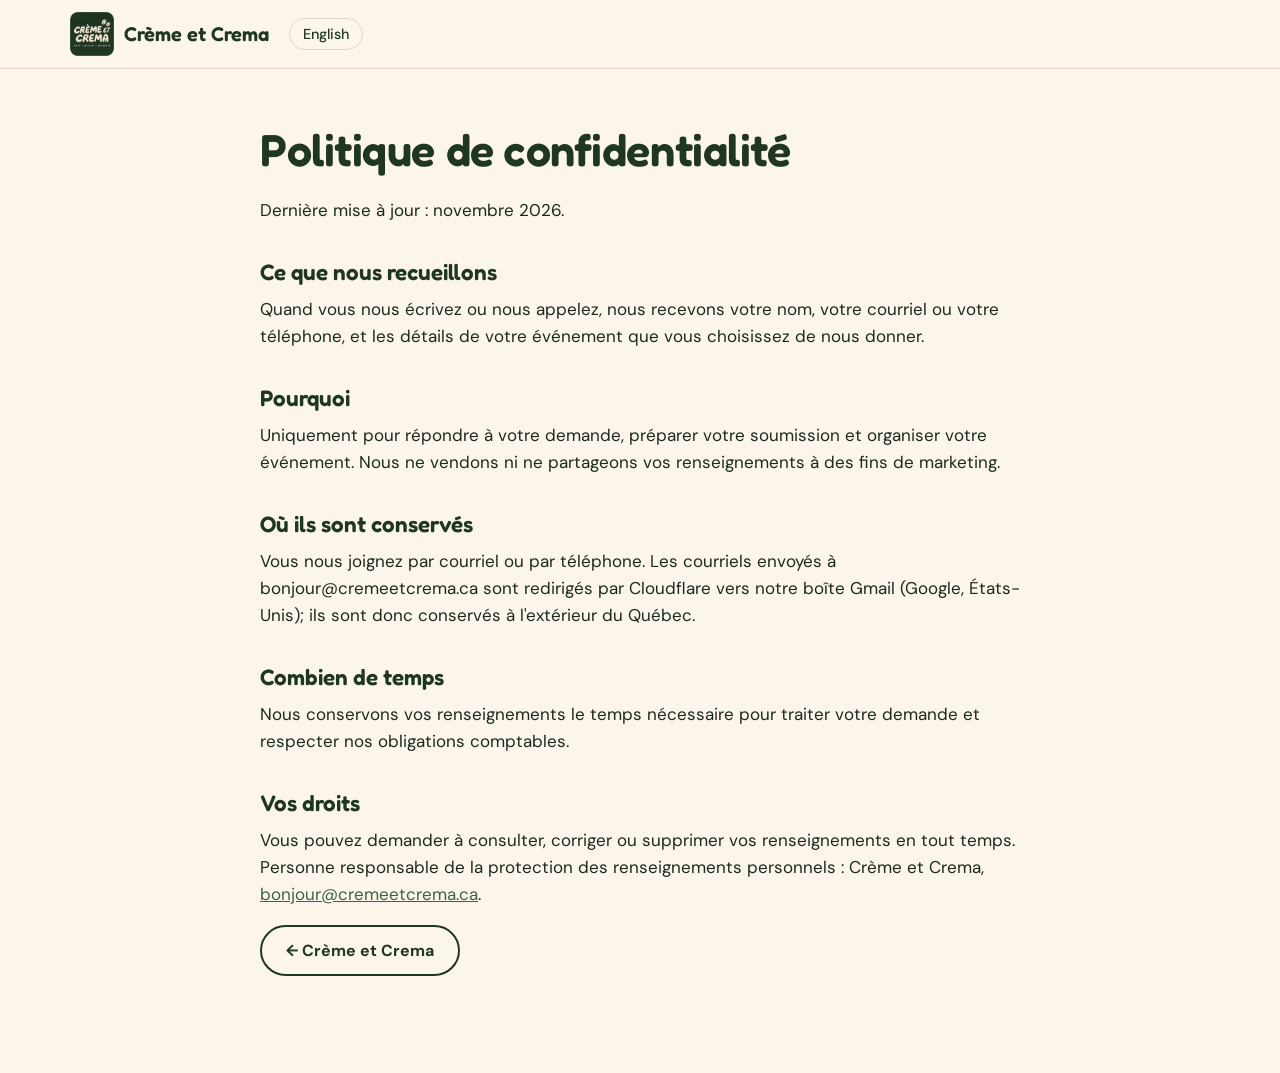
<file: privacy.html>
<!doctype html>
<html lang="fr" translate="no">
<head>
  <meta charset="utf-8">
  <meta name="google" content="notranslate">
  <link rel="canonical" href="https://cremeetcrema.ca/privacy.html">
  <meta name="viewport" content="width=device-width, initial-scale=1">
  <title>Confidentialité | Privacy — Crème et Crema</title>
  <meta name="robots" content="noindex">
  <link rel="icon" type="image/png" href="assets/img/favicon.png">
  <link href="https://fonts.googleapis.com/css2?family=Fredoka:wght@500;600&family=DM+Sans:wght@400;500;700&display=swap" rel="stylesheet">
  <link rel="stylesheet" href="assets/css/style.css?v=20261115-1">
</head>
<body>
  <header class="site-header">
    <div class="wrap header-inner">
      <a href="./" class="brand js-home"><img src="assets/img/logo-256.png" alt="" width="44" height="44"><span class="brand-name">Crème et Crema</span></a>
      <div class="header-actions"><button class="lang-btn" type="button" id="langBtn">English</button></div>
    </div>
  </header>
  <main class="page"><div class="wrap narrow">
    <section data-lang-block="fr">
      <h1>Politique de confidentialité</h1>
      <p>Dernière mise à jour : novembre 2026.</p>
      <h2>Ce que nous recueillons</h2>
      <p>Quand vous nous écrivez ou nous appelez, nous recevons votre nom, votre courriel ou votre téléphone, et les détails de votre événement que vous choisissez de nous donner.</p>
      <h2>Pourquoi</h2>
      <p>Uniquement pour répondre à votre demande, préparer votre soumission et organiser votre événement. Nous ne vendons ni ne partageons vos renseignements à des fins de marketing.</p>
      <h2>Où ils sont conservés</h2>
      <p>Vous nous joignez par courriel ou par téléphone. Les courriels envoyés à bonjour@cremeetcrema.ca sont redirigés par Cloudflare vers notre boîte Gmail (Google, États-Unis); ils sont donc conservés à l'extérieur du Québec.</p>
      <h2>Combien de temps</h2>
      <p>Nous conservons vos renseignements le temps nécessaire pour traiter votre demande et respecter nos obligations comptables.</p>
      <h2>Vos droits</h2>
      <p>Vous pouvez demander à consulter, corriger ou supprimer vos renseignements en tout temps. Personne responsable de la protection des renseignements personnels : <span class="js-owner">Crème et Crema</span>, <span class="js-email">par le formulaire du site</span>.</p>
    </section>
    <section data-lang-block="en">
      <h1>Privacy policy</h1>
      <p>Last updated: November 2026.</p>
      <h2>What we collect</h2>
      <p>When you email or call us, we receive your name, your email or phone number, and the event details you choose to share.</p>
      <h2>Why</h2>
      <p>Only to reply to your request, prepare your quote and plan your event. We never sell or share your information for marketing.</p>
      <h2>Where it's stored</h2>
      <p>You reach us by email or phone. Emails sent to bonjour@cremeetcrema.ca are forwarded by Cloudflare to our Gmail inbox (Google, United States), so they are stored outside Quebec.</p>
      <h2>How long</h2>
      <p>We keep your information as long as needed to handle your request and meet our accounting obligations.</p>
      <h2>Your rights</h2>
      <p>You can ask to see, correct or delete your information at any time. Person in charge of personal information: <span class="js-owner">Crème et Crema</span>, <span class="js-email">through the site's form</span>.</p>
    </section>
    <p><a href="./" class="btn btn-ghost js-home">← Crème et Crema</a></p>
  </div></main>
  <script src="assets/js/config.js?v=20261115-1"></script>
  <script>
    (function () {
      var c = window.SITE_CONFIG || {}, l = "fr";
      try { l = new URLSearchParams(location.search).get("lang") || localStorage.getItem("lang") || "fr"; } catch (e) {}
      function set(x) { l = x === "en" ? "en" : "fr"; document.documentElement.lang = l; document.getElementById("langBtn").textContent = l === "fr" ? "English" : "Français"; document.querySelectorAll(".js-home").forEach(function (a) { a.setAttribute("href", l === "en" ? "en/" : "./"); }); try { localStorage.setItem("lang", l); } catch (e) {} }
      if (c.email) document.querySelectorAll(".js-email").forEach(function (n) { n.innerHTML = '<a href="mailto:' + c.email + '">' + c.email + "</a>"; });
      document.getElementById("langBtn").onclick = function () { set(l === "fr" ? "en" : "fr"); };
      set(l);
    })();
  </script>
</body>
</html>
</file>
<file: assets/css/style.css>
/* Crème et Crema — colours taken from the logo */
:root {
  --green: #1F3622;
  --green-2: #2A4A2E;
  --green-3: #3D6343;
  --matcha: #9DB878;
  --cream: #F5E5D1;
  --cream-2: #FBF5EC;
  --bean: #8A5A3B;
  --ink: #1B2A1D;
  --muted: #5B6B5D;
  --line: #E5D6C2;
  --radius: 22px;
  --shadow: 0 10px 30px rgba(31, 54, 34, .10);
  --display: "Fredoka", "Trebuchet MS", system-ui, sans-serif;
  --body: "DM Sans", system-ui, -apple-system, "Segoe UI", sans-serif;
  color-scheme: light;
}

*, *::before, *::after { box-sizing: border-box; }
[hidden] { display: none !important; }
html { scroll-behavior: smooth; scroll-padding-top: 84px; -webkit-text-size-adjust: 100%; }
body { margin: 0; font-family: var(--body); font-size: 17px; line-height: 1.6; color: var(--ink); background: var(--cream-2); }
img { max-width: 100%; height: auto; display: block; }
a { color: var(--green-3); }
h1, h2, h3 { font-family: var(--display); color: var(--green); line-height: 1.1; margin: 0 0 .5em; font-weight: 600; }
h1 { font-size: clamp(2.2rem, 5.4vw, 3.8rem); letter-spacing: -.01em; }
h2 { font-size: clamp(1.8rem, 3.6vw, 2.6rem); }
h3 { font-size: 1.3rem; }
p { margin: 0 0 1em; }

.wrap { width: min(1140px, 100% - 32px); margin-inline: auto; }
.narrow { width: min(760px, 100% - 32px); }
.sr, .hp { position: absolute !important; width: 1px; height: 1px; overflow: hidden; clip: rect(0 0 0 0); white-space: nowrap; }
.skip { position: absolute; left: -999px; top: 8px; background: var(--green); color: var(--cream); padding: 8px 14px; border-radius: 10px; z-index: 100; }
.skip:focus { left: 8px; }
:focus-visible { outline: 3px solid var(--matcha); outline-offset: 2px; }

/* Buttons */
.btn { display: inline-flex; align-items: center; justify-content: center; gap: .5em; padding: .85em 1.5em; border-radius: 999px; border: 2px solid var(--green); background: var(--green); color: var(--cream); font-weight: 700; text-decoration: none; cursor: pointer; font: 700 1rem/1.2 var(--body); transition: transform .15s ease, background .15s ease; }
.btn:hover { transform: translateY(-1px); background: var(--green-2); }
.btn-ghost { background: transparent; color: var(--green); }
.btn-ghost:hover { background: rgba(31, 54, 34, .06); }
.btn-small { padding: .55em 1.1em; font-size: .92rem; }
.btn-cream { background: var(--cream); color: var(--green); border-color: var(--cream); width: 100%; font-size: 1.05rem; }
.btn-cream:hover { background: #fff; }
.btn[disabled] { opacity: .6; cursor: wait; transform: none; }

/* Header */
.site-header { position: sticky; top: 0; z-index: 50; background: rgba(251, 245, 236, .92); backdrop-filter: saturate(1.2) blur(10px); border-bottom: 1px solid var(--line); }
.header-inner { display: flex; align-items: center; gap: 20px; min-height: 68px; }
.brand { display: flex; align-items: center; gap: 10px; text-decoration: none; }
.brand img { width: 44px; height: 44px; }
.brand-name { font-family: var(--display); font-weight: 600; font-size: 1.25rem; color: var(--green); white-space: nowrap; }
.nav { display: flex; gap: 22px; margin-left: auto; }
.nav a { color: var(--ink); text-decoration: none; font-weight: 500; font-size: .96rem; }
.nav a:hover { color: var(--green-3); }
.header-actions { display: flex; align-items: center; gap: 10px; }
.lang-btn { display: inline-block; text-decoration: none; background: none; border: 1.5px solid var(--line); border-radius: 999px; padding: .45em .9em; font: 500 .9rem var(--body); color: var(--green); cursor: pointer; }
.lang-btn:hover { border-color: var(--green); }
.nav-toggle { display: none; background: none; border: 0; padding: 8px; cursor: pointer; }
.nav-toggle .bar { display: block; width: 24px; height: 2.5px; background: var(--green); border-radius: 2px; margin: 4.5px 0; transition: transform .2s; }

@media (max-width: 920px) {
  .nav { position: fixed; inset: 68px 0 auto 0; flex-direction: column; gap: 0; background: var(--cream-2); border-bottom: 1px solid var(--line); padding: 8px 16px 16px; transform: translateY(-120%); transition: transform .25s ease; margin: 0; }
  .nav.open { transform: translateY(0); box-shadow: var(--shadow); }
  .nav a { padding: 12px 4px; border-bottom: 1px solid var(--line); font-size: 1.05rem; }
  .nav-toggle { display: block; }
  .header-actions { margin-left: auto; }
}
@media (max-width: 520px) {
  .brand-name { display: none; }
  .header-actions .btn-small { display: none; }
}

/* Hero */
.hero { padding: clamp(40px, 7vw, 96px) 0 clamp(48px, 7vw, 88px); overflow: hidden; }
.hero-inner { display: grid; grid-template-columns: 1.15fr .85fr; gap: 48px; align-items: center; }
.eyebrow { font-weight: 700; letter-spacing: .18em; text-transform: uppercase; font-size: .82rem; color: var(--green-3); margin-bottom: 1em; }
.lead { font-size: 1.15rem; color: var(--muted); max-width: 36em; }
.hero-ctas { display: flex; flex-wrap: wrap; gap: 12px; margin: 28px 0 26px; }
.badges { list-style: none; padding: 0; margin: 0; display: flex; flex-wrap: wrap; gap: 10px 22px; color: var(--green); font-weight: 500; font-size: .95rem; }
.badges li { display: flex; align-items: center; gap: 8px; }
.dot { width: 9px; height: 9px; border-radius: 50%; background: var(--matcha); }
.hero-copy { position: relative; z-index: 1; }
.hero-art { position: relative; display: grid; place-items: center; width: min(420px, 100%); justify-self: center; }
.hero-art img { position: relative; width: 100%; filter: drop-shadow(0 24px 40px rgba(31, 54, 34, .28)); transform: rotate(-4deg); }
.halo { position: absolute; width: 115%; aspect-ratio: 1; border-radius: 50%; background: radial-gradient(circle, var(--cream) 0 55%, transparent 56%), radial-gradient(circle, rgba(157, 184, 120, .35) 0 70%, transparent 71%); }
@media (max-width: 820px) {
  .hero-inner { grid-template-columns: 1fr; gap: 32px; }
  .hero-art { order: -1; }
  .hero-art { width: min(240px, 60vw); }
}

/* Sections */
.section { padding: clamp(56px, 8vw, 96px) 0; }
.section-soft { background: var(--cream); }
.section-green { background: var(--green); color: var(--cream); }
.section-green h2, .section-green h3 { color: var(--cream); }
.section-head { max-width: 640px; margin-bottom: 36px; }
.section-head p { color: var(--muted); font-size: 1.08rem; }
.section-green .section-head p { color: rgba(245, 229, 209, .82); }
.note { color: var(--muted); font-size: .95rem; margin-top: 24px; }

/* Menu */
.menu-grid { display: grid; grid-template-columns: repeat(auto-fit, minmax(240px, 1fr)); gap: 20px; }
.menu-card { background: #fff; border: 1px solid var(--line); border-radius: var(--radius); padding: 26px 24px; }
.menu-card h3 { display: flex; align-items: center; gap: 10px; padding-bottom: 12px; margin-bottom: 8px; border-bottom: 2px dashed var(--line); }
.menu-card ul { list-style: none; padding: 0; margin: 0; }
.menu-card li { padding: 12px 0; border-bottom: 1px solid #F1E7DA; }
.menu-card li:last-child { border-bottom: 0; }
.item-top { display: flex; justify-content: space-between; align-items: baseline; gap: 10px; }
.item-name { font-weight: 700; color: var(--ink); }
.item-desc { color: var(--muted); font-size: .93rem; margin: 2px 0 0; }
.tags { display: flex; gap: 4px; flex-shrink: 0; }
.tag { font-size: .72rem; font-weight: 700; letter-spacing: .04em; text-transform: uppercase; padding: 2px 8px; border-radius: 999px; }
.tag-hot { background: #F6E3D3; color: var(--bean); }
.tag-iced { background: #E4EEDB; color: var(--green-3); }
.menu-card.signature { background: var(--green); border-color: var(--green); }
.menu-card.signature h3 { color: var(--cream); border-color: rgba(245, 229, 209, .25); }
.menu-card.signature li { border-color: rgba(245, 229, 209, .14); }
.menu-card.signature .item-name { color: var(--cream); }
.menu-card.signature .item-desc { color: rgba(245, 229, 209, .75); }

/* Packages */
.packages { display: grid; grid-template-columns: repeat(3, 1fr); gap: 20px; }
.package { background: var(--green-2); border: 1.5px solid rgba(245, 229, 209, .14); border-radius: var(--radius); padding: 28px 26px; display: grid; grid-row: span 5; grid-template-rows: subgrid; row-gap: 0; }
.package.featured { background: var(--cream); color: var(--ink); border-color: var(--cream); }
.package.featured h3 { color: var(--green); }
.package h3, .package-custom h3 { margin: 0; }
.tagline { font-size: .82rem; font-weight: 700; letter-spacing: .06em; text-transform: uppercase; color: var(--matcha); margin: 0 0 8px; align-self: end; }
.package.featured .tagline { color: var(--green-3); }
.price { font-family: var(--display); font-size: 1.9rem; font-weight: 600; margin: 10px 0 14px; }
.price small { display: block; font-family: var(--body); font-size: .85rem; font-weight: 500; opacity: .75; }
.price-quote { font-size: 1.3rem; white-space: nowrap; opacity: .9; }
.package ul, .package-custom ul { padding: 0; margin: 0 0 22px; list-style: none; }
.package li, .package-custom li { padding: 6px 0 6px 26px; position: relative; }
.package li::before, .package-custom li::before { content: ""; position: absolute; left: 0; top: .72em; width: 14px; height: 8px; border-left: 2.5px solid var(--matcha); border-bottom: 2.5px solid var(--matcha); transform: rotate(-45deg); }
.package.featured li::before { border-color: var(--green-3); }
.package .btn, .package-custom .btn { background: var(--cream); color: var(--green); border-color: var(--cream); align-self: end; }
.package.featured .btn { background: var(--green); color: var(--cream); border-color: var(--green); }
.package-custom { margin-top: 20px; border: 1.5px dashed rgba(245, 229, 209, .4); border-radius: var(--radius); padding: 28px 30px; display: grid; grid-template-columns: 1.3fr 1fr; gap: 16px 48px; align-items: center; }
.pkg-desc { opacity: .85; margin: 10px 0 0; max-width: 52ch; }
.pc-side ul { margin-bottom: 18px; }
.pc-side .btn { width: 100%; }
@media (max-width: 980px) {
  .packages { grid-template-columns: 1fr 1fr 1fr; gap: 14px; }
  .package { padding: 24px 20px; }
}
@media (max-width: 820px) {
  .package-custom { grid-template-columns: 1fr; padding: 24px 22px; }
}
.extras { margin-top: 36px; }
.extras h3 { font-size: 1.1rem; }
.extras ul { display: flex; flex-wrap: wrap; gap: 10px; list-style: none; padding: 0; margin: 0; }
.extras li { border: 1.5px solid rgba(245, 229, 209, .3); border-radius: 999px; padding: 6px 14px; font-size: .93rem; }

/* Menu tabs */
.tabs { display: flex; gap: 8px; flex-wrap: wrap; justify-content: center; margin-bottom: 20px; }
.tab { font: 600 1rem var(--display); padding: .6em 1.15em; border-radius: 999px; border: 2px solid var(--green); background: transparent; color: var(--green); cursor: pointer; transition: background .15s, color .15s; }
.tab:hover { background: rgba(31, 54, 34, .06); }
.tab.active { background: var(--green); color: var(--cream); }
.tab:focus-visible { outline: 3px solid var(--matcha); outline-offset: 2px; }
.menu-grid:has(.panel) { display: block; }
.menu-card.panel ul { display: grid; grid-template-columns: repeat(auto-fill, minmax(280px, 1fr)); column-gap: 32px; }
.menu-card.panel li:last-child { border-bottom: 1px solid #F1E7DA; }
.menu-card.signature.panel li:last-child { border-color: rgba(245, 229, 209, .14); }
@media (max-width: 520px) { .tabs { flex-wrap: nowrap; overflow-x: auto; justify-content: flex-start; margin: 0 -16px 16px; padding: 0 16px 4px; scrollbar-width: none; } .tabs::-webkit-scrollbar { display: none; } .tab { flex: 0 0 auto; font-size: .95rem; } .menu-card.panel { padding: 8px 20px; } }

/* Package dots (phone) */
.pkg-dots { display: none; justify-content: center; gap: 0; margin-top: 6px; }
.dot-btn { min-width: 28px; height: 28px; padding: 0 2px; border: 0; background: none; cursor: pointer; display: grid; place-items: center; }
.dot-btn::before { content: ""; width: 9px; height: 9px; border-radius: 999px; background: rgba(245, 229, 209, .35); transition: width .2s, background .2s; }
.dot-btn.active::before { width: 24px; background: var(--cream); }
@media (max-width: 720px) {
  .packages { display: flex; overflow-x: auto; scroll-snap-type: x mandatory; gap: 14px; margin: 0 -16px; padding: 4px 16px 8px; scrollbar-width: none; -webkit-overflow-scrolling: touch; align-items: stretch; }
  .packages::-webkit-scrollbar { display: none; }
  .package { flex: 0 0 86%; scroll-snap-align: center; padding: 24px 22px; display: flex; flex-direction: column; }
  .package ul { flex: 1; }
  .package .btn, .package .tagline { align-self: stretch; }
  .pkg-dots { display: flex; }
}

/* Steps */
.steps { list-style: none; padding: 0; margin: 0; display: grid; grid-template-columns: repeat(4, 1fr); gap: 18px; counter-reset: step; }
.steps li { counter-increment: step; position: relative; padding-left: 46px; }
.steps li::before { content: counter(step); position: absolute; top: 0; left: 0; width: 34px; height: 34px; border-radius: 50%; display: grid; place-items: center; background: var(--green); color: var(--cream); font: 600 1.05rem var(--display); }
.steps h3 { font-size: 1.05rem; margin: 5px 0 .25em; }
.steps p { color: var(--muted); margin: 0; font-size: .95rem; line-height: 1.45; }
#fonctionnement.section { padding-top: 56px; padding-bottom: 56px; }
#fonctionnement .section-head { margin-bottom: 28px; }
@media (max-width: 920px) { .steps { grid-template-columns: 1fr 1fr; gap: 20px 18px; } }
@media (max-width: 520px) { .steps { grid-template-columns: 1fr; gap: 14px; } .steps p { font-size: .92rem; } }

/* Gallery */
.gallery { display: grid; grid-template-columns: repeat(auto-fill, minmax(220px, 1fr)); gap: 12px; }
.gallery img { border-radius: 16px; aspect-ratio: 4 / 5; object-fit: cover; width: 100%; }

/* Areas + about */
.two-col { display: grid; grid-template-columns: 1fr 1fr; gap: 56px; }
@media (max-width: 820px) { .two-col { grid-template-columns: 1fr; gap: 40px; } }
.areas { list-style: none; padding: 0; margin: 20px 0 0; display: grid; gap: 10px; }
.areas li { display: flex; align-items: center; gap: 12px; background: var(--cream-2); border-radius: 14px; padding: 12px 16px; font-weight: 500; }
.areas .zone { margin-left: auto; font-size: .78rem; color: var(--muted); font-weight: 500; }
.about p { color: var(--muted); font-size: 1.05rem; }

/* FAQ */
.faq details { border-bottom: 1px solid var(--line); }
.faq summary { list-style: none; cursor: pointer; padding: 18px 36px 18px 0; font-weight: 700; position: relative; color: var(--green); }
.faq summary::-webkit-details-marker { display: none; }
.faq summary::after { content: "+"; position: absolute; right: 4px; top: 50%; transform: translateY(-50%); font: 600 1.5rem var(--display); color: var(--green-3); transition: transform .2s; }
.faq details[open] summary::after { transform: translateY(-50%) rotate(45deg); }
.faq details p { color: var(--muted); padding-bottom: 16px; margin: 0; }

/* Quote form */
.quote { display: grid; gap: 18px; }
.grid-2 { display: grid; grid-template-columns: 1fr 1fr; gap: 18px; }
@media (max-width: 620px) { .grid-2 { grid-template-columns: 1fr; } }
.field { display: grid; gap: 6px; border: 0; padding: 0; margin: 0; min-width: 0; }
.field > span, .field legend { font-weight: 700; font-size: .93rem; color: var(--cream); padding: 0; }
.field input, .field select, .field textarea { width: 100%; font: 1rem var(--body); color: var(--ink); background: var(--cream-2); border: 2px solid transparent; border-radius: 12px; padding: .7em .85em; min-height: 48px; }
.field input:focus, .field select:focus, .field textarea:focus { border-color: var(--matcha); outline: none; }
.field .invalid, .field input.invalid, .field select.invalid { border-color: #E9A07B; }
.hint { color: #F2C6A8; font-size: .85rem; min-height: 0; }
.checks { display: flex; flex-wrap: wrap; gap: 10px; margin-top: 4px; }
.checks label { display: inline-flex; align-items: center; gap: 8px; background: var(--green-2); border: 1.5px solid rgba(245, 229, 209, .2); padding: 8px 14px; border-radius: 999px; cursor: pointer; font-size: .95rem; }
.checks input { accent-color: var(--matcha); width: 18px; height: 18px; }
/* When: calendar + time / duration / guests */
.when { display: grid; grid-template-columns: 1.15fr 1fr; gap: 18px 24px; align-items: start; }
.when-side { display: grid; gap: 18px; }
@media (max-width: 720px) { .when { grid-template-columns: 1fr; } }
.cal { background: var(--cream-2); color: var(--ink); border-radius: 16px; padding: 14px; border: 2px solid transparent; }
.cal.invalid { border-color: #E9A07B; }
.cal-head { display: flex; align-items: center; justify-content: space-between; margin-bottom: 8px; }
.cal-title { font: 600 1.1rem var(--display); color: var(--green); text-transform: capitalize; }
.cal-nav { width: 38px; height: 38px; border-radius: 50%; border: 0; background: transparent; color: var(--green); font-size: 1.3rem; cursor: pointer; }
.cal-nav:hover:not(:disabled) { background: var(--cream); }
.cal-nav:disabled { opacity: .25; cursor: default; }
.cal-grid { display: grid; grid-template-columns: repeat(7, 1fr); gap: 4px; }
.cal-dow { text-align: center; font-size: .75rem; font-weight: 700; color: var(--muted); text-transform: uppercase; padding: 4px 0; }
.cal-day { aspect-ratio: 1; min-height: 38px; border: 0; border-radius: 10px; background: transparent; font: 500 .95rem var(--body); color: var(--ink); cursor: pointer; position: relative; }
.cal-day:hover:not(:disabled) { background: var(--cream); }
.cal-day:disabled { color: #B9B2A6; cursor: default; }
.cal-day.full { text-decoration: line-through; }
.cal-day.today::after { content: ""; position: absolute; left: 50%; bottom: 5px; width: 4px; height: 4px; margin-left: -2px; border-radius: 50%; background: var(--matcha); }
.cal-day.sel { background: var(--green); color: var(--cream); font-weight: 700; }
.cal-picked { margin: 2px 0 0; font-weight: 700; color: var(--cream); min-height: 1.4em; }
.seg { display: flex; flex-wrap: wrap; gap: 8px; }
.seg button { min-width: 58px; min-height: 44px; padding: 0 14px; border-radius: 12px; border: 1.5px solid rgba(245, 229, 209, .3); background: var(--green-2); color: var(--cream); font: 700 .98rem var(--body); cursor: pointer; }
.seg button[aria-checked="true"] { background: var(--cream); color: var(--green); border-color: var(--cream); }
.stepper { display: flex; align-items: stretch; background: var(--cream-2); border-radius: 12px; overflow: hidden; border: 2px solid transparent; }
.stepper:focus-within { border-color: var(--matcha); }
.stepper .step { width: 52px; border: 0; background: var(--cream); color: var(--green); font: 600 1.4rem var(--display); cursor: pointer; }
.stepper .step:hover { background: #EFDCC4; }
.field .stepper input { border: 0; border-radius: 0; text-align: center; font-weight: 700; font-size: 1.1rem; -moz-appearance: textfield; }
.stepper input::-webkit-outer-spin-button, .stepper input::-webkit-inner-spin-button { -webkit-appearance: none; margin: 0; }

.consent { display: flex; gap: 10px; align-items: flex-start; font-size: .93rem; }
.consent input { accent-color: var(--matcha); width: 20px; height: 20px; margin-top: 2px; flex-shrink: 0; }
.consent a, .section-green a { color: var(--cream); }
.estimate { background: var(--green-2); border-radius: 16px; padding: 16px 20px; display: grid; gap: 2px; }
.estimate strong { font-family: var(--display); font-size: 1.8rem; color: var(--cream); font-weight: 600; }
.estimate small { opacity: .75; }
.form-steps { display: flex; align-items: center; gap: 10px; flex-wrap: wrap; }
.fs-dot { width: 30px; height: 30px; border-radius: 50%; display: grid; place-items: center; font: 600 .95rem var(--display); border: 2px solid rgba(245, 229, 209, .4); color: rgba(245, 229, 209, .7); }
.fs-dot.active { background: var(--cream); border-color: var(--cream); color: var(--green); }
.fs-line { width: 34px; height: 2px; background: rgba(245, 229, 209, .3); }
.fs-label { margin-left: 6px; font-weight: 500; color: rgba(245, 229, 209, .85); font-size: .95rem; }
.form-step { display: grid; gap: 18px; }
.form-actions { display: grid; grid-template-columns: auto 1fr; gap: 12px; }
.btn-ghost-cream { background: transparent; color: var(--cream); border-color: rgba(245, 229, 209, .5); }
.btn-ghost-cream:hover { background: rgba(245, 229, 209, .08); }
.check-inline { display: inline-flex; align-items: center; gap: 8px; margin-top: 10px; font-weight: 500; cursor: pointer; }
.check-inline input { width: 18px; height: 18px; accent-color: var(--matcha); }
.cal.off { opacity: .8; filter: saturate(.4); }
select:disabled { opacity: .5; }
.opt { font-weight: 400; opacity: .7; font-size: .9em; }
.form-status { font-weight: 500; }
.form-status.ok { background: var(--cream); color: var(--green); border-radius: 16px; padding: 18px 20px; }
.form-status.err { color: #F2C6A8; }
.form-status strong { display: block; font-family: var(--display); font-size: 1.4rem; }

/* Footer */
.site-footer { background: var(--ink); color: rgba(245, 229, 209, .8); padding: 48px 0 28px; font-size: .95rem; }
.footer-inner { display: grid; grid-template-columns: 1fr 1fr; gap: 28px; }
.footer-brand img { margin-bottom: 10px; }
.footer-contact h3 { color: var(--cream); font-size: 1.1rem; }
.footer-contact ul { list-style: none; padding: 0; margin: 0; display: grid; gap: 6px; }
.site-footer a { color: var(--cream); }
.footer-legal { grid-column: 1 / -1; border-top: 1px solid rgba(245, 229, 209, .15); padding-top: 20px; margin: 0; font-size: .85rem; }
@media (max-width: 620px) { .footer-inner { grid-template-columns: 1fr; } }

/* Simple pages (privacy, 404) */
.page { padding: 56px 0 80px; }
.page h1 { font-size: clamp(2rem, 4vw, 2.8rem); }
.page h2 { font-size: 1.4rem; margin-top: 1.6em; }
[data-lang-block] { display: none; }
html[lang="fr"] [data-lang-block="fr"], html[lang="en"] [data-lang-block="en"] { display: block; }

@media (prefers-reduced-motion: reduce) {
  html { scroll-behavior: auto; }
  * { transition: none !important; }
}
</file>
